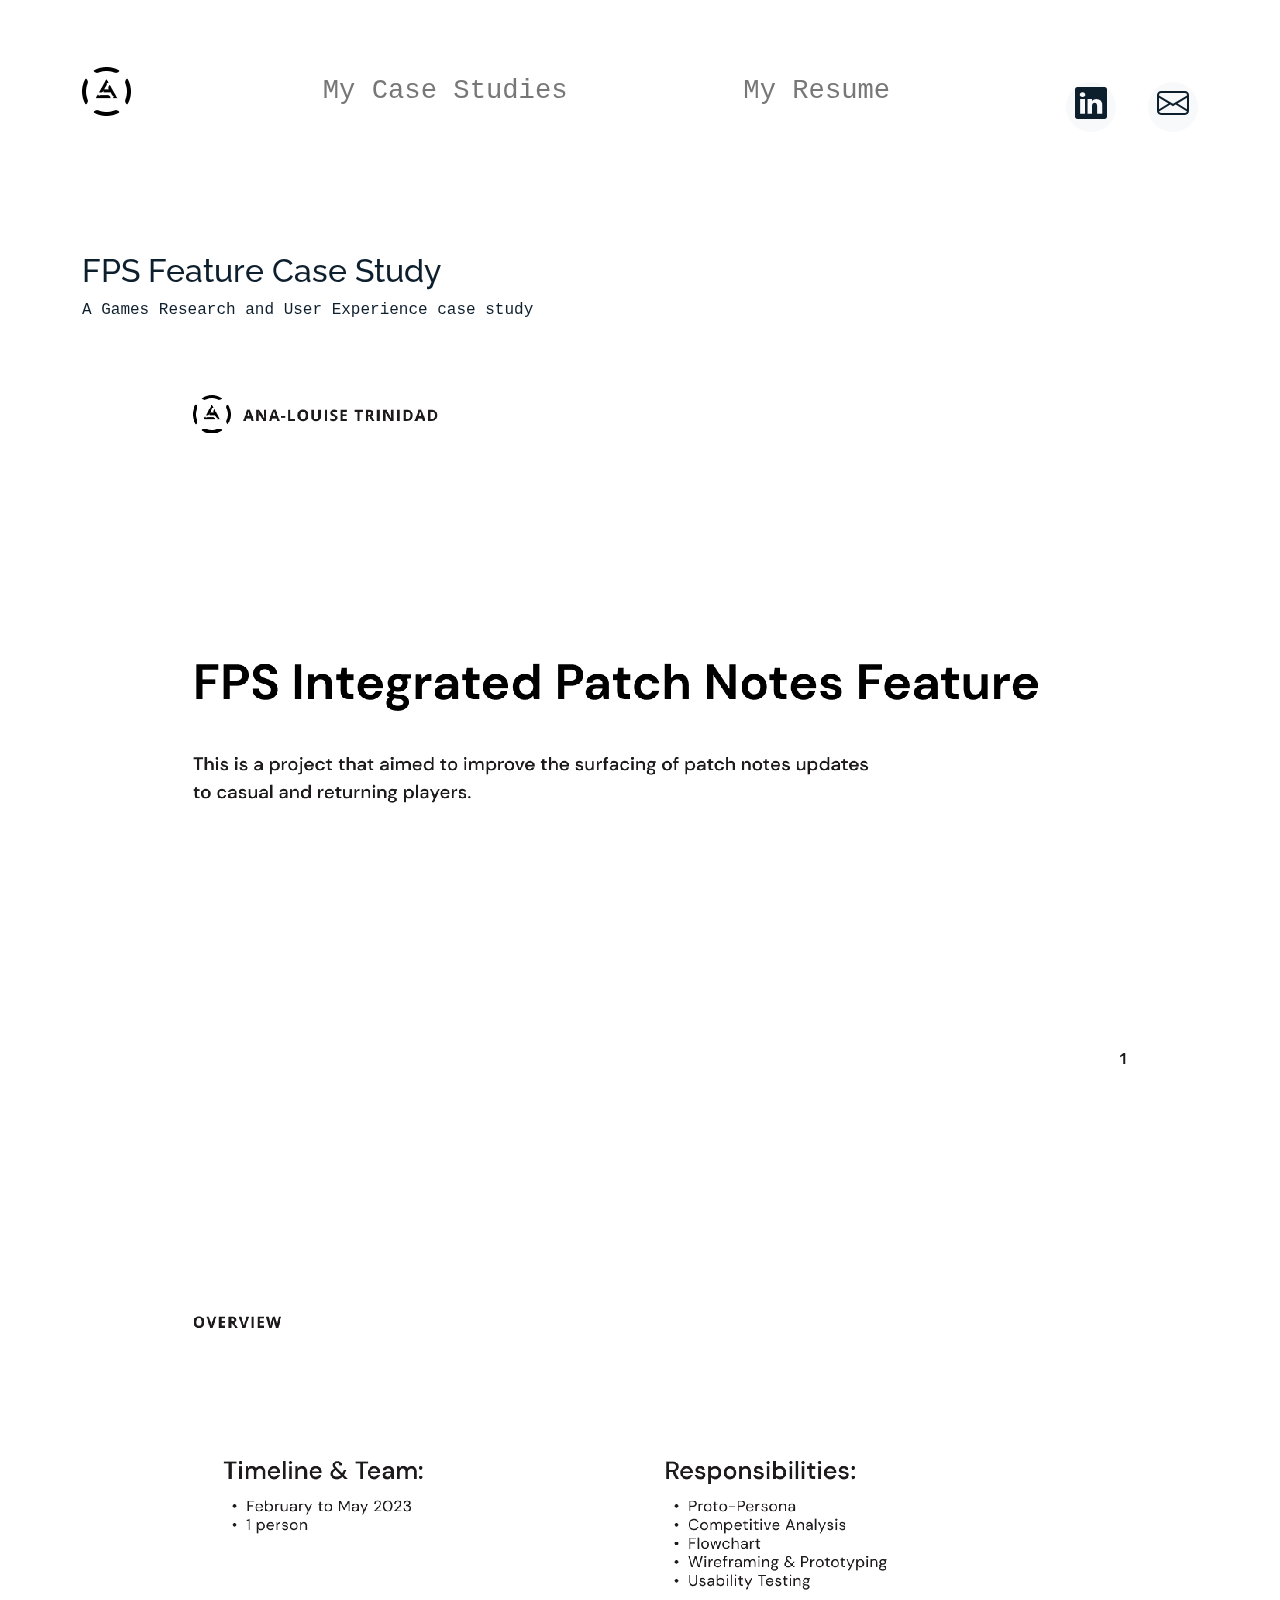
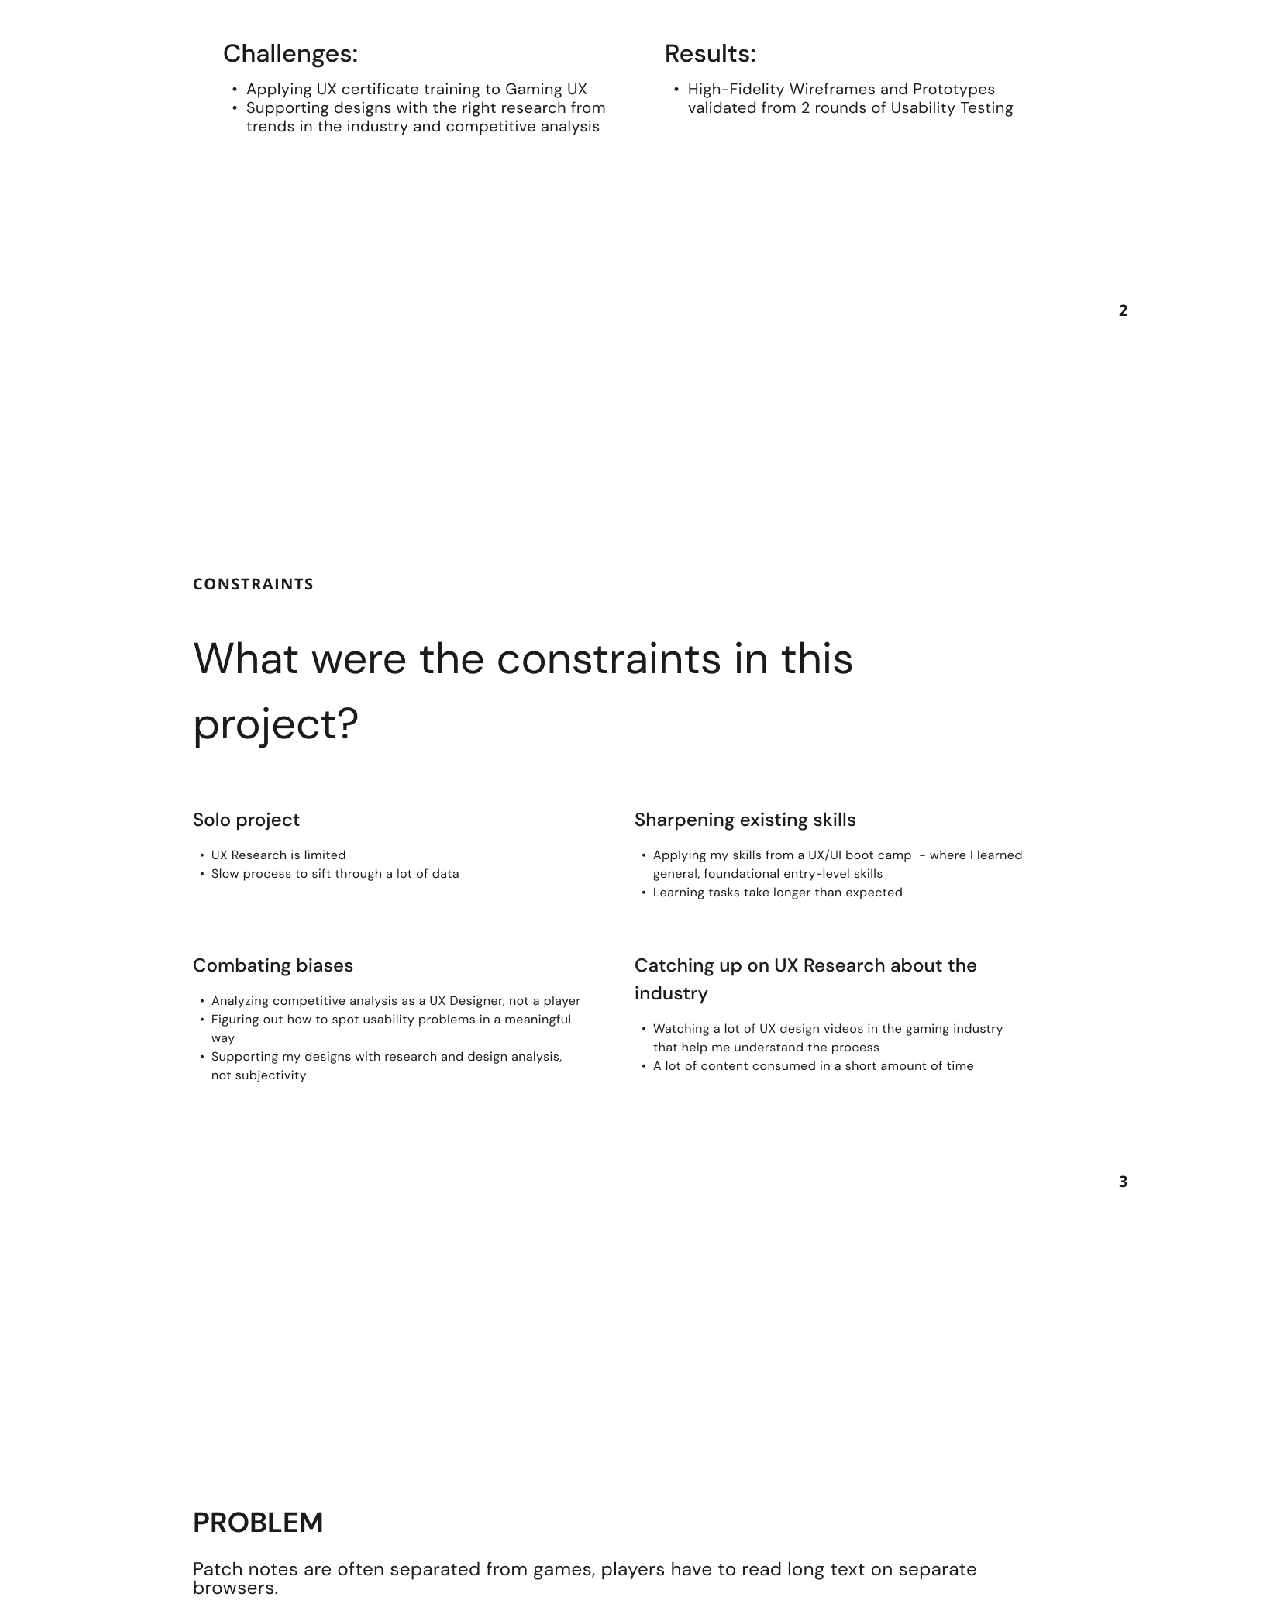
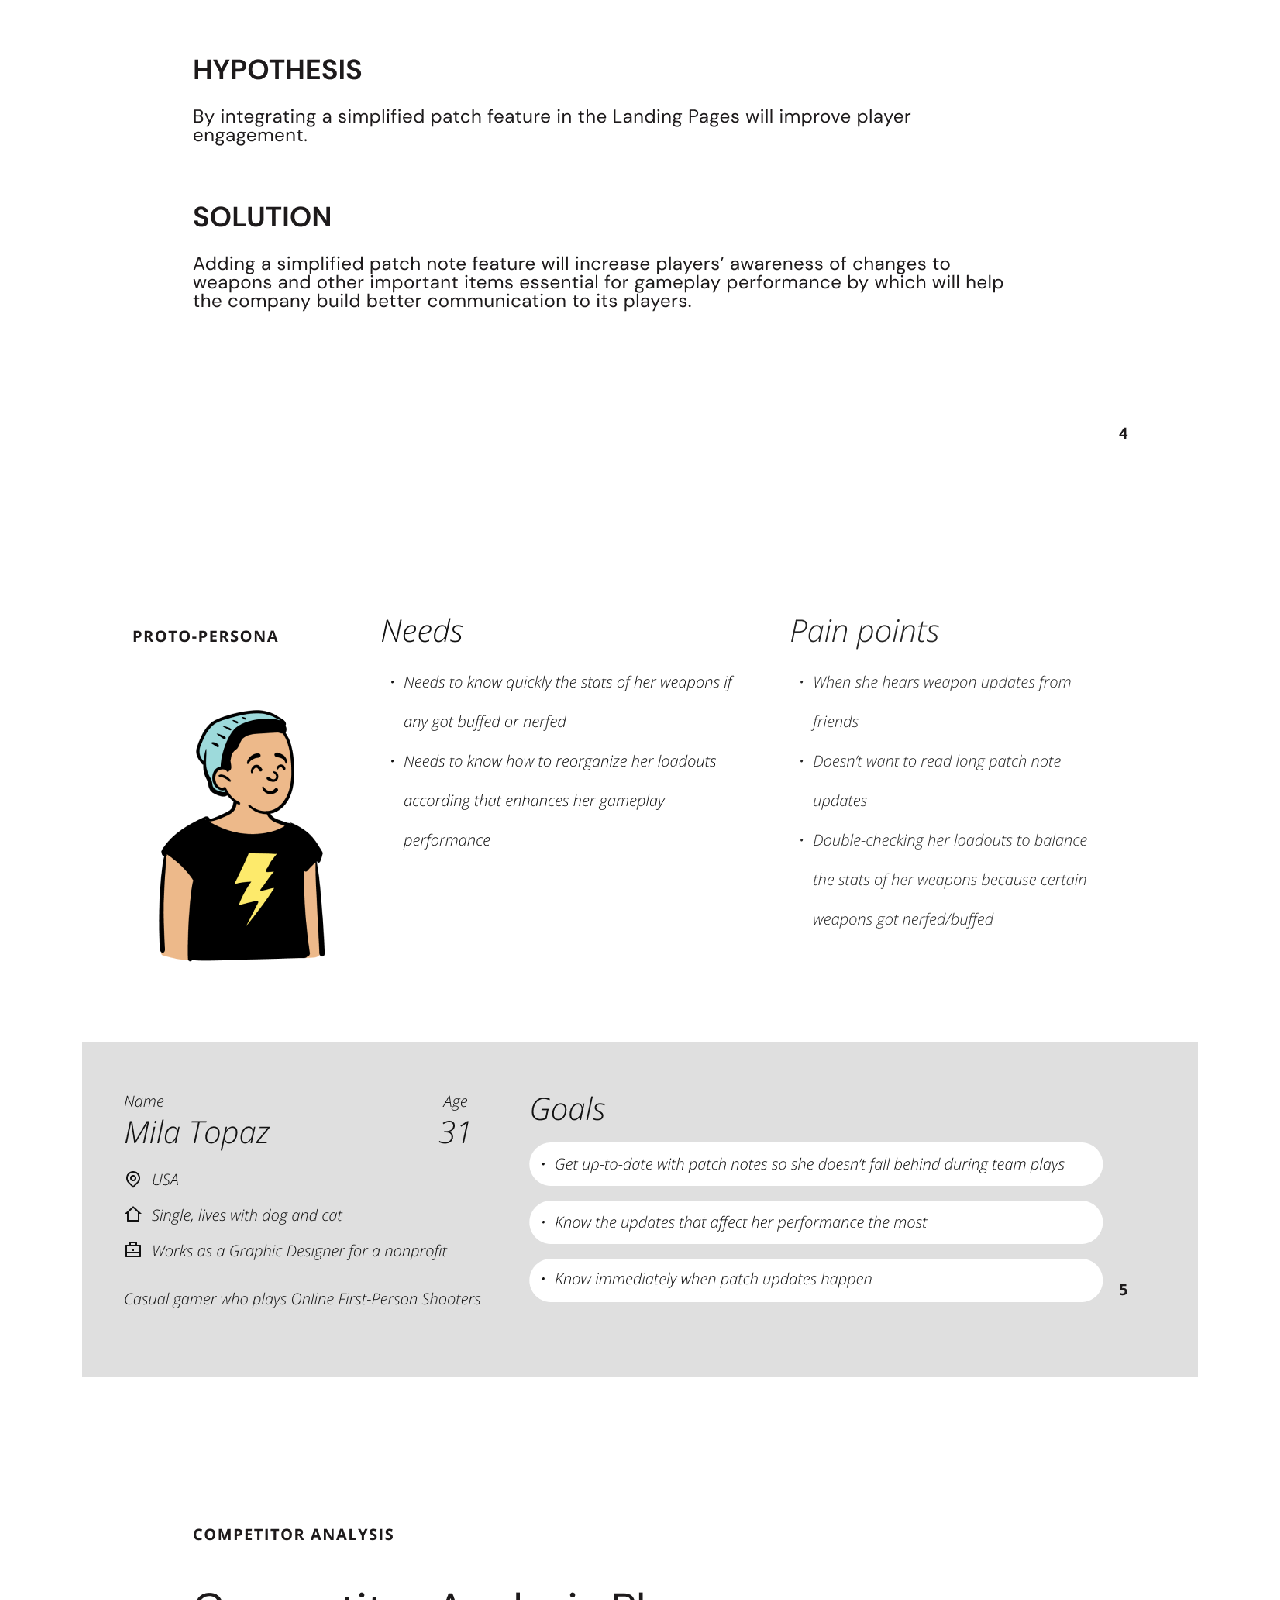
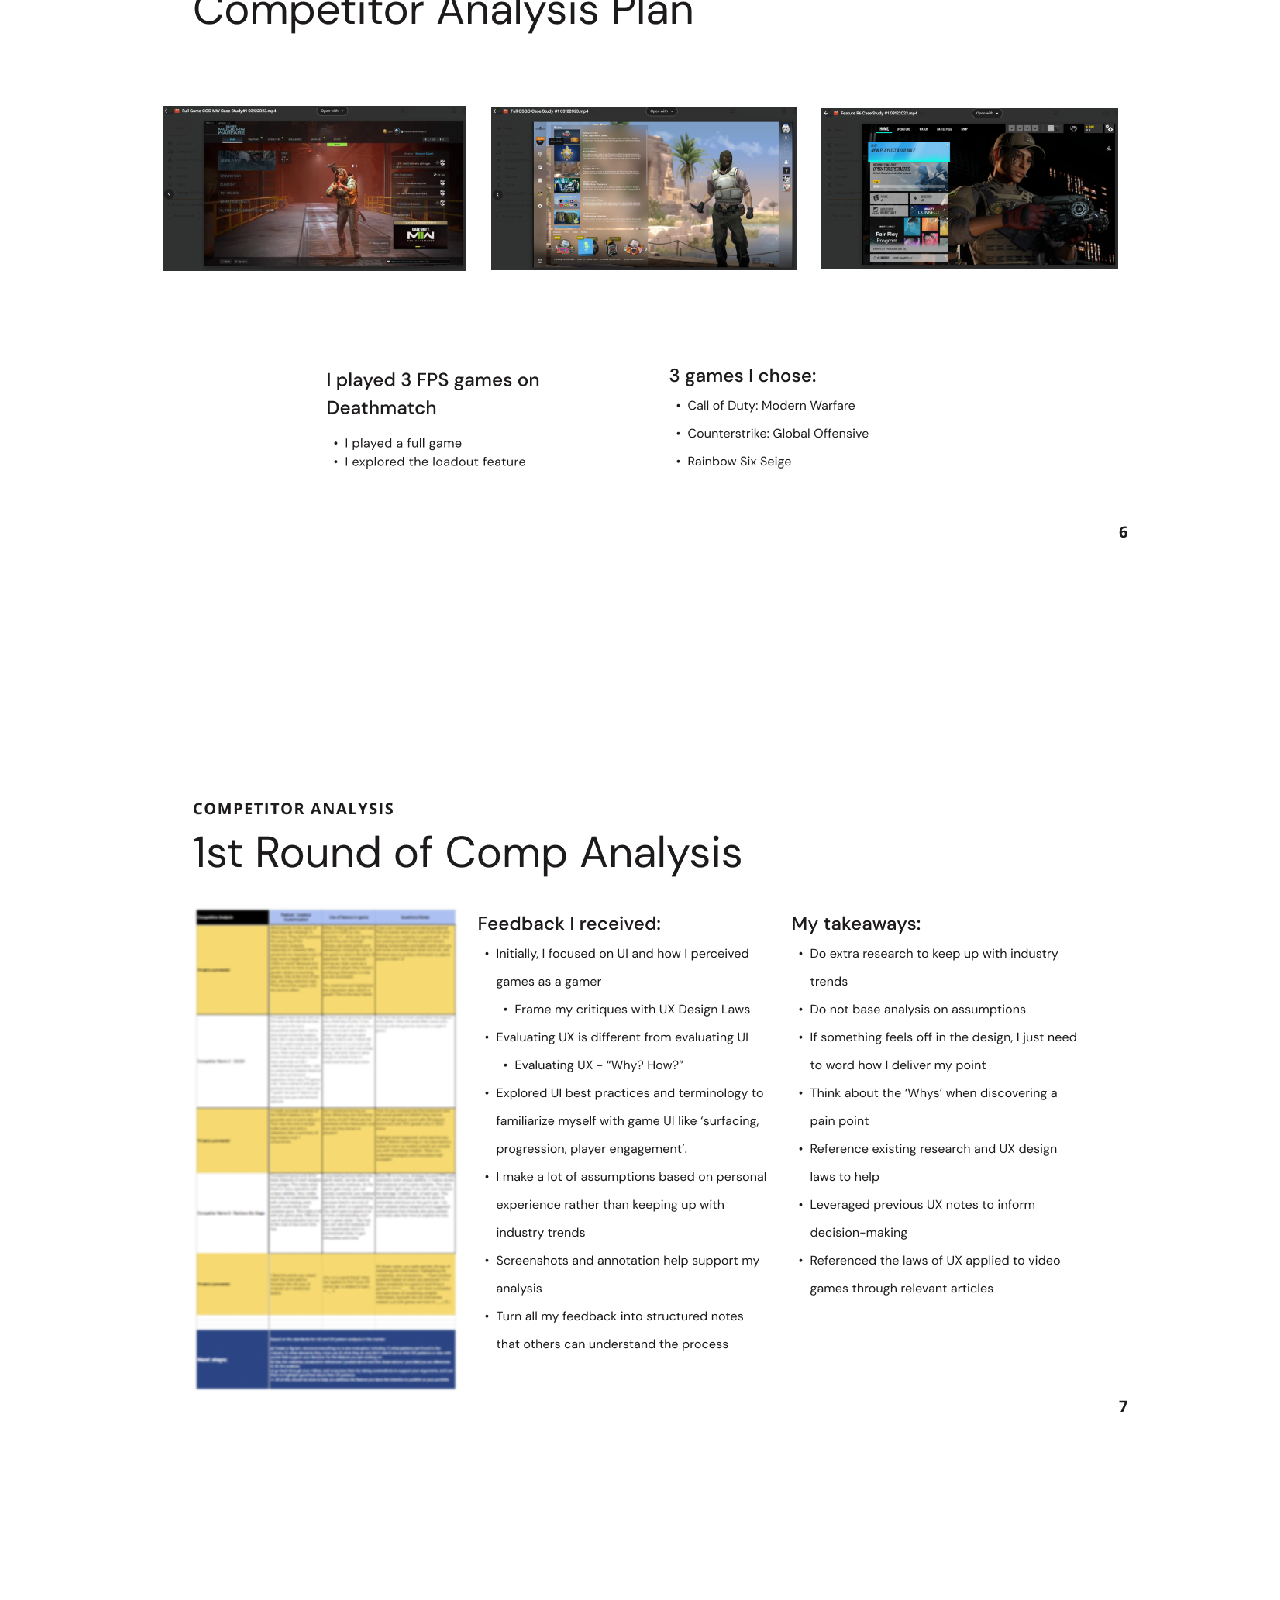
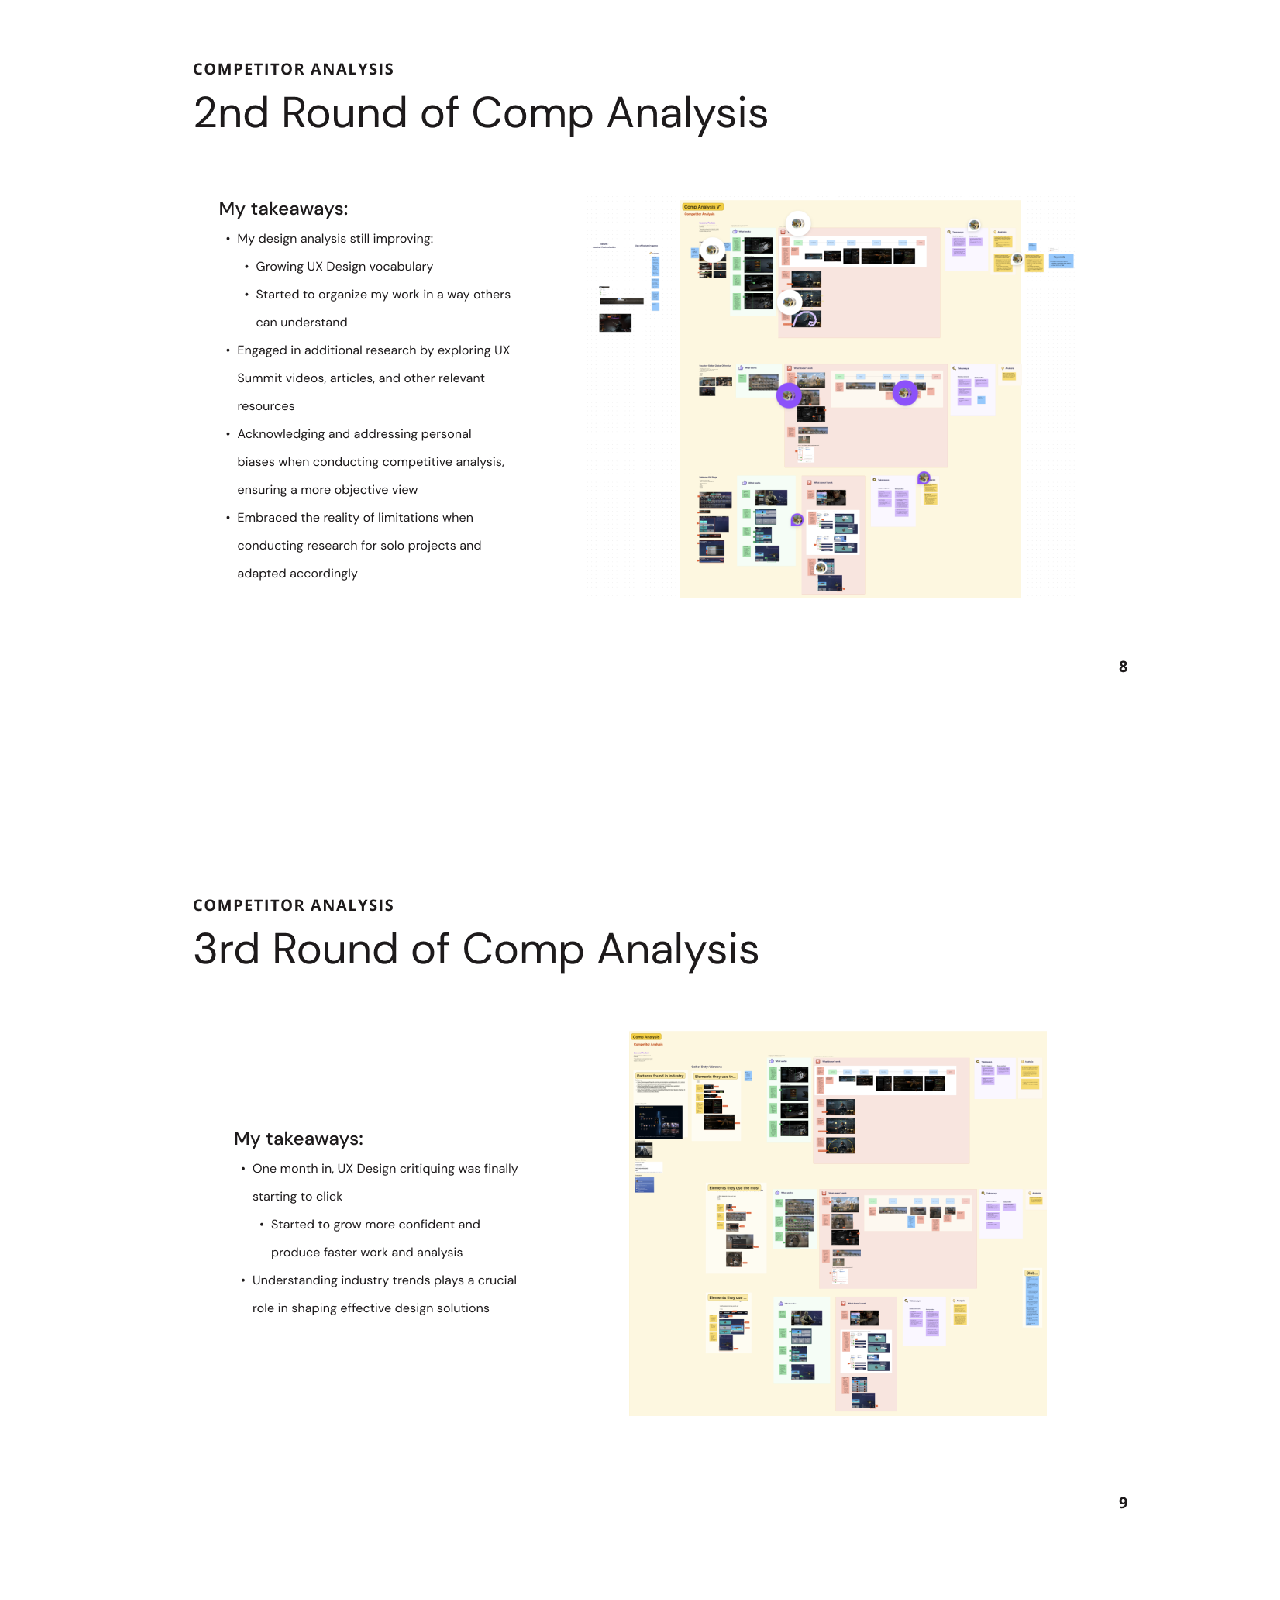
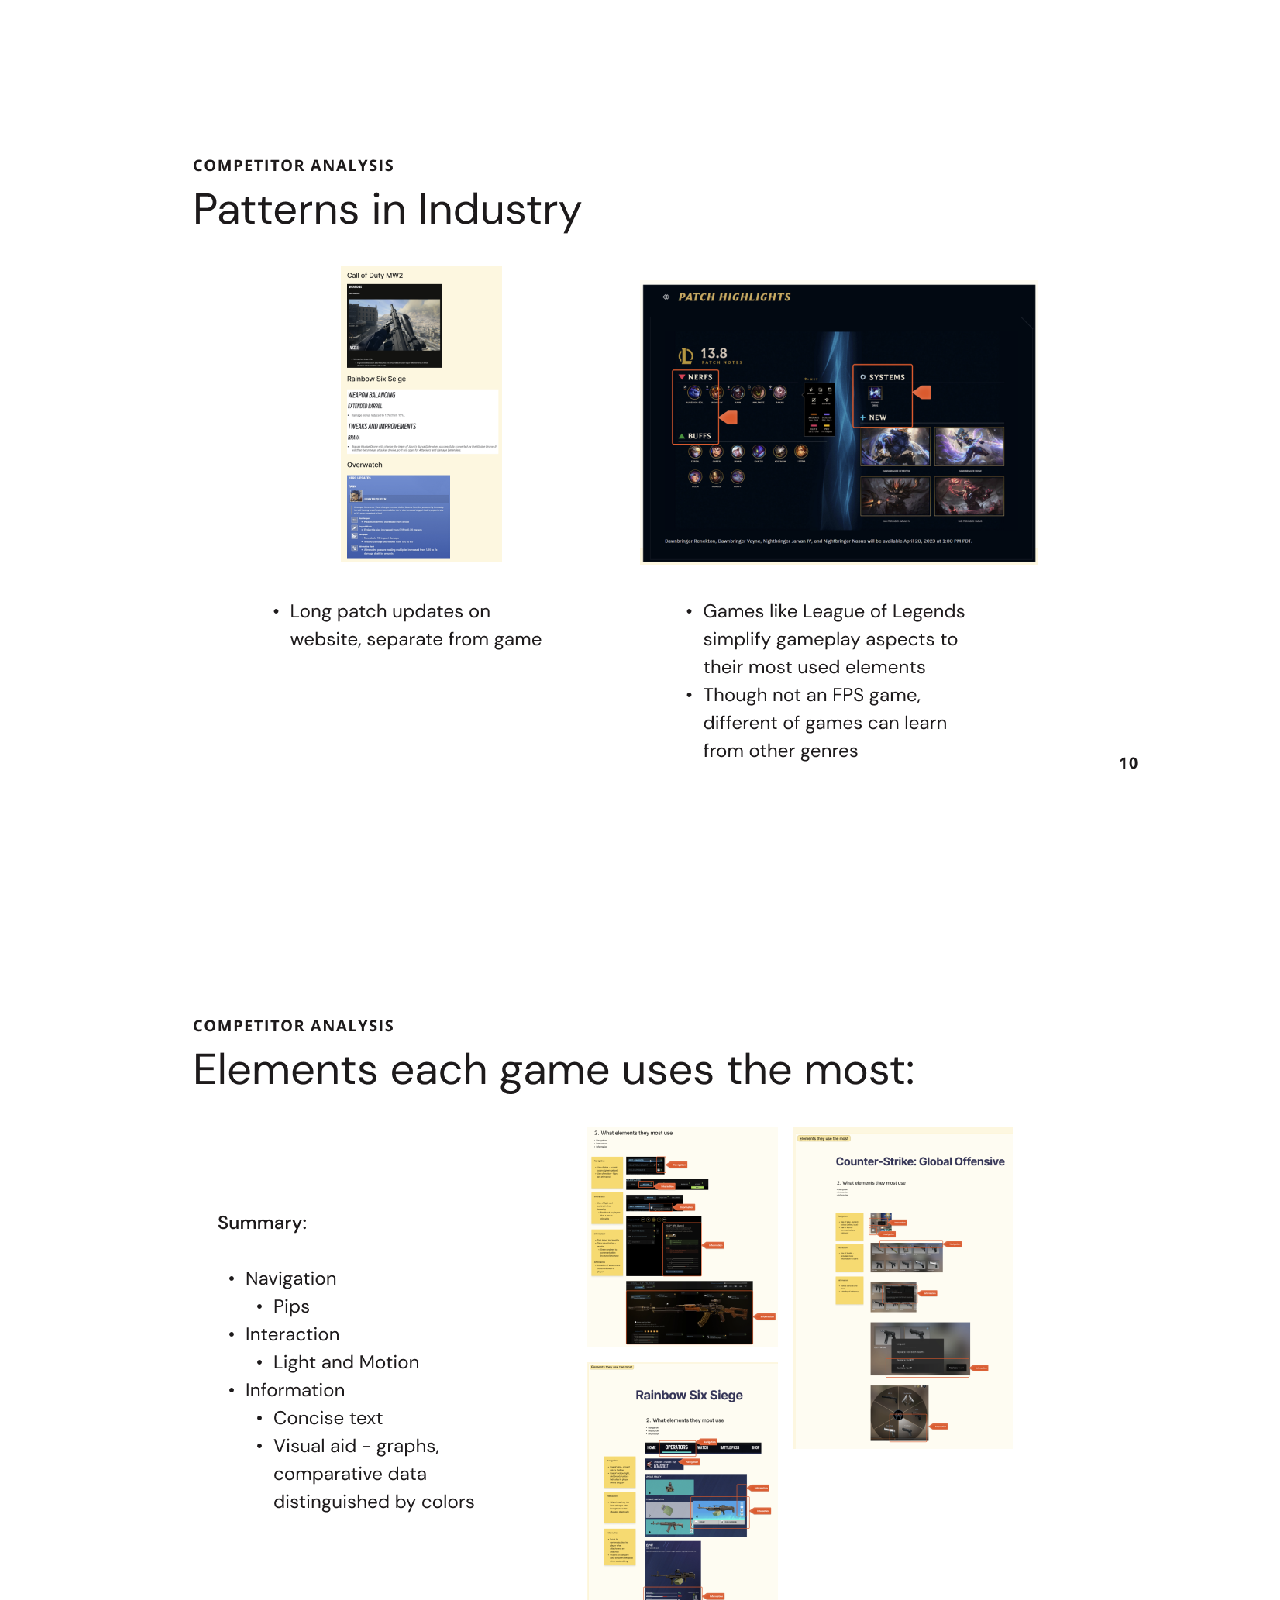
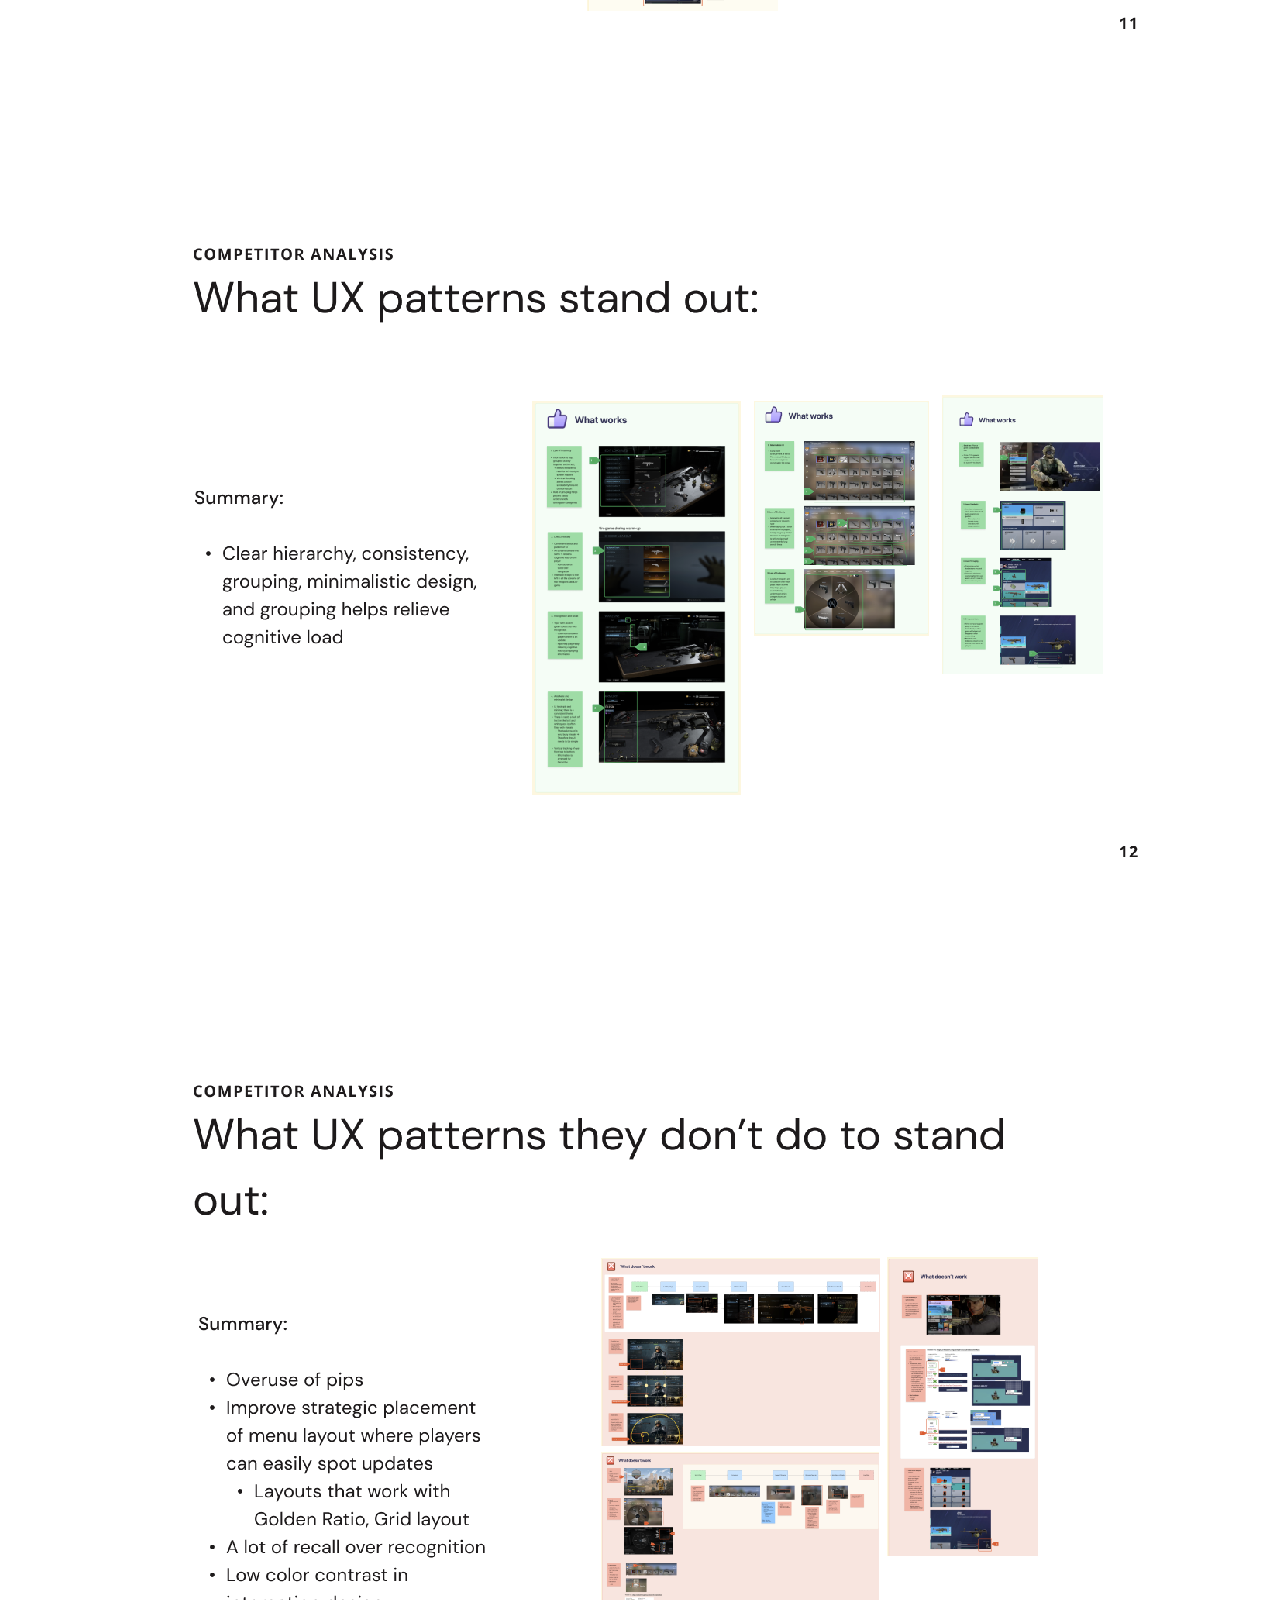
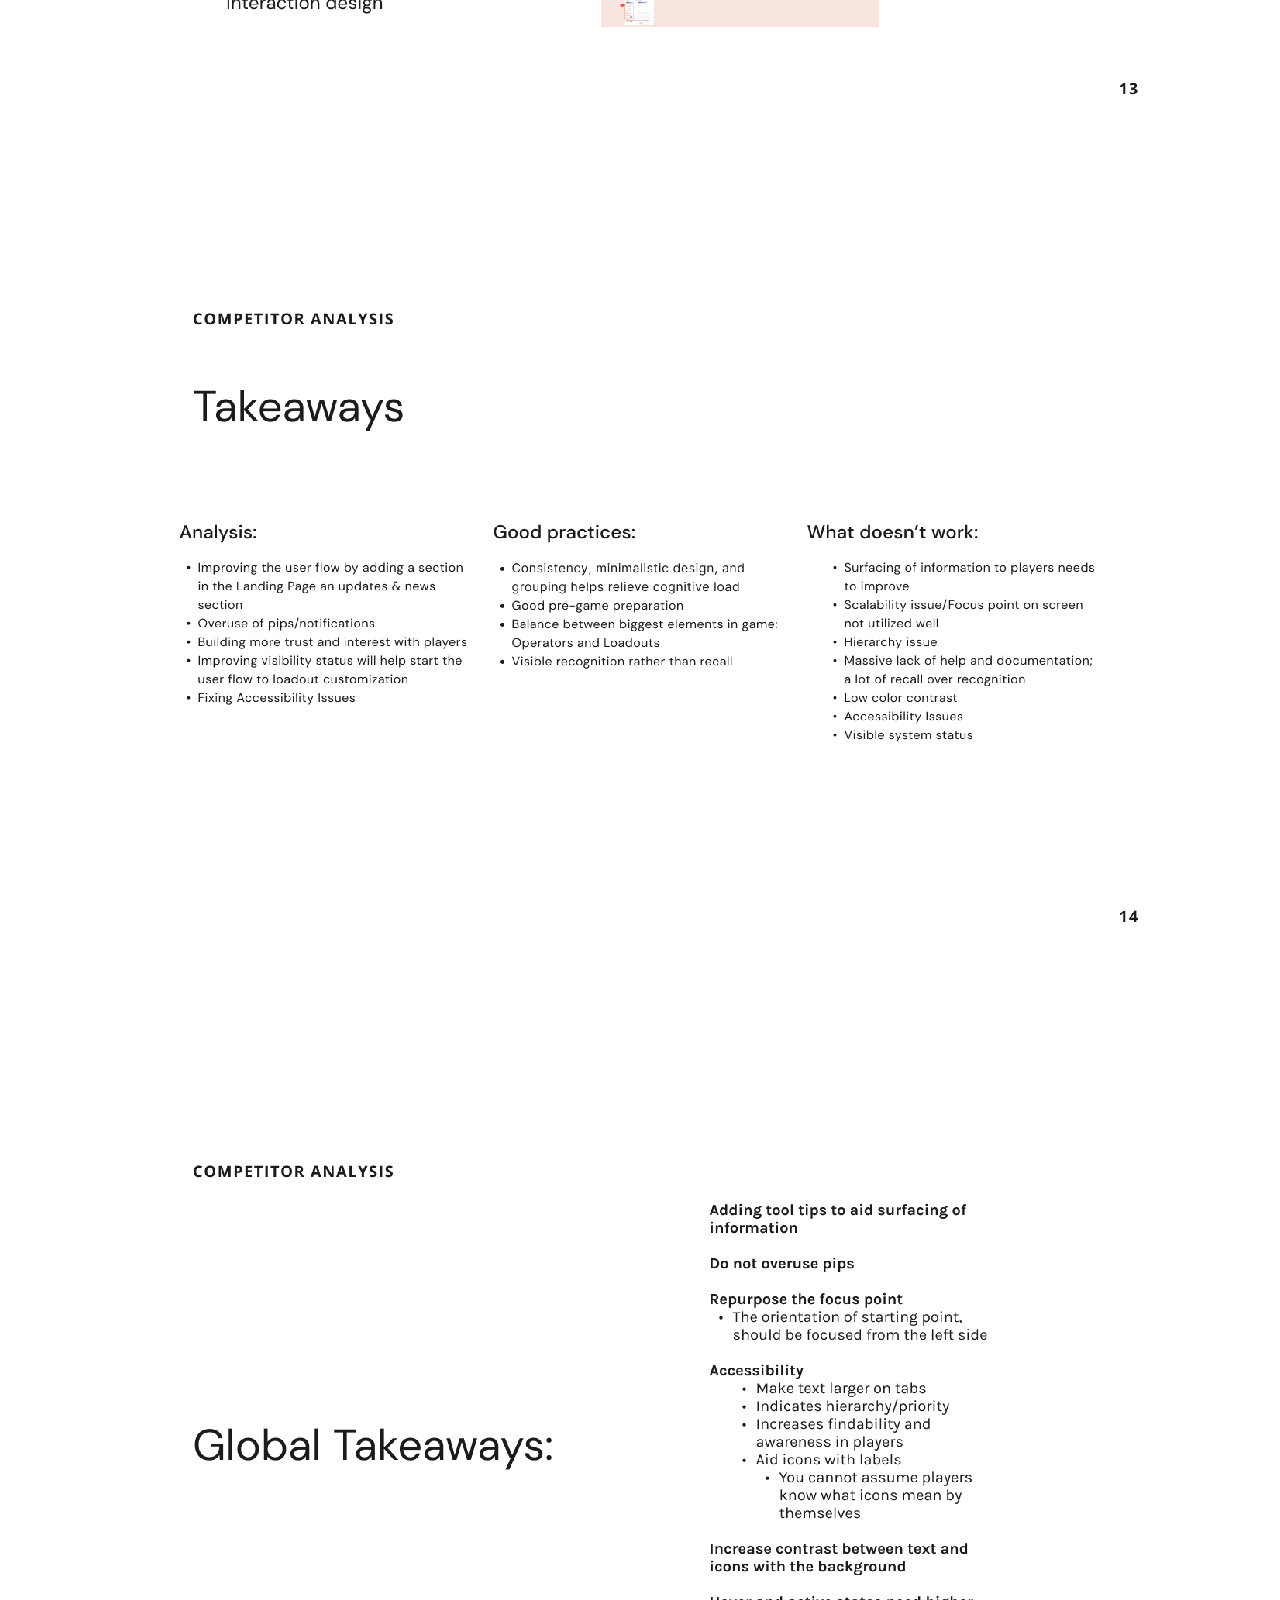
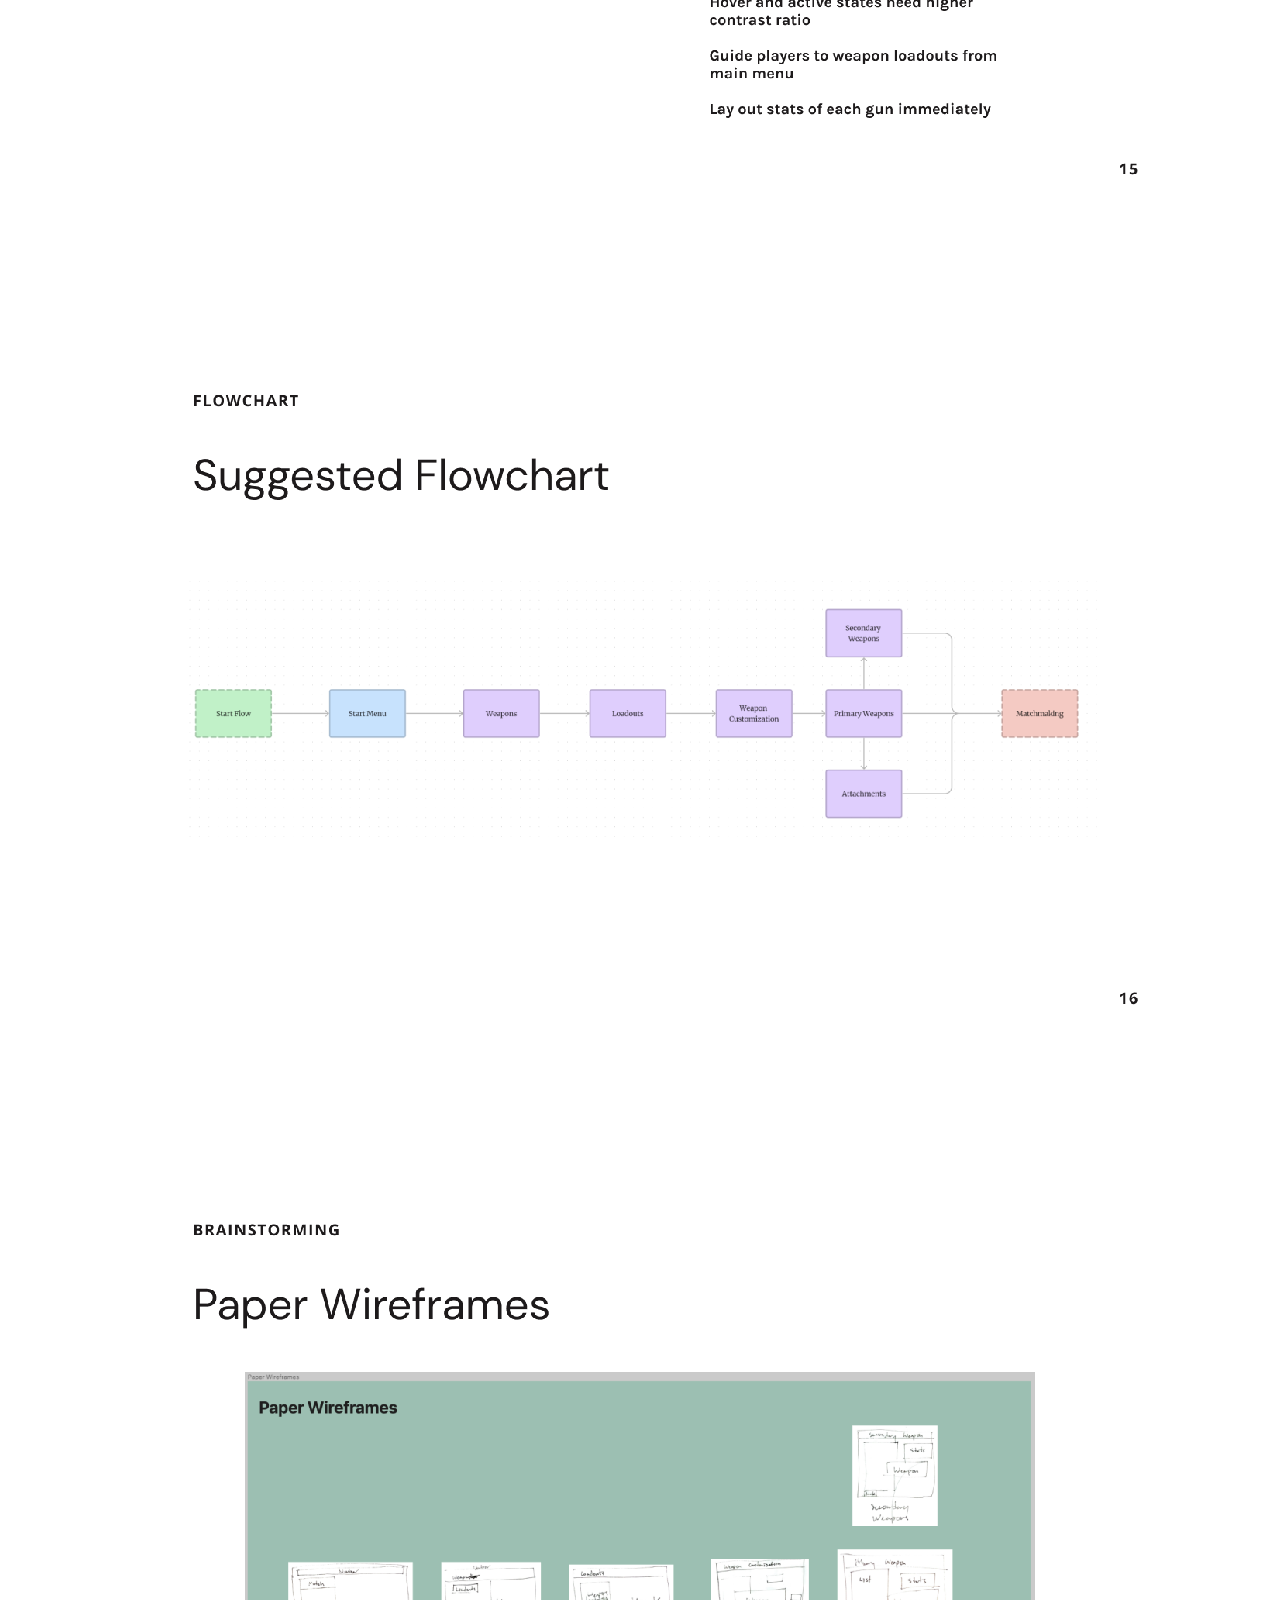
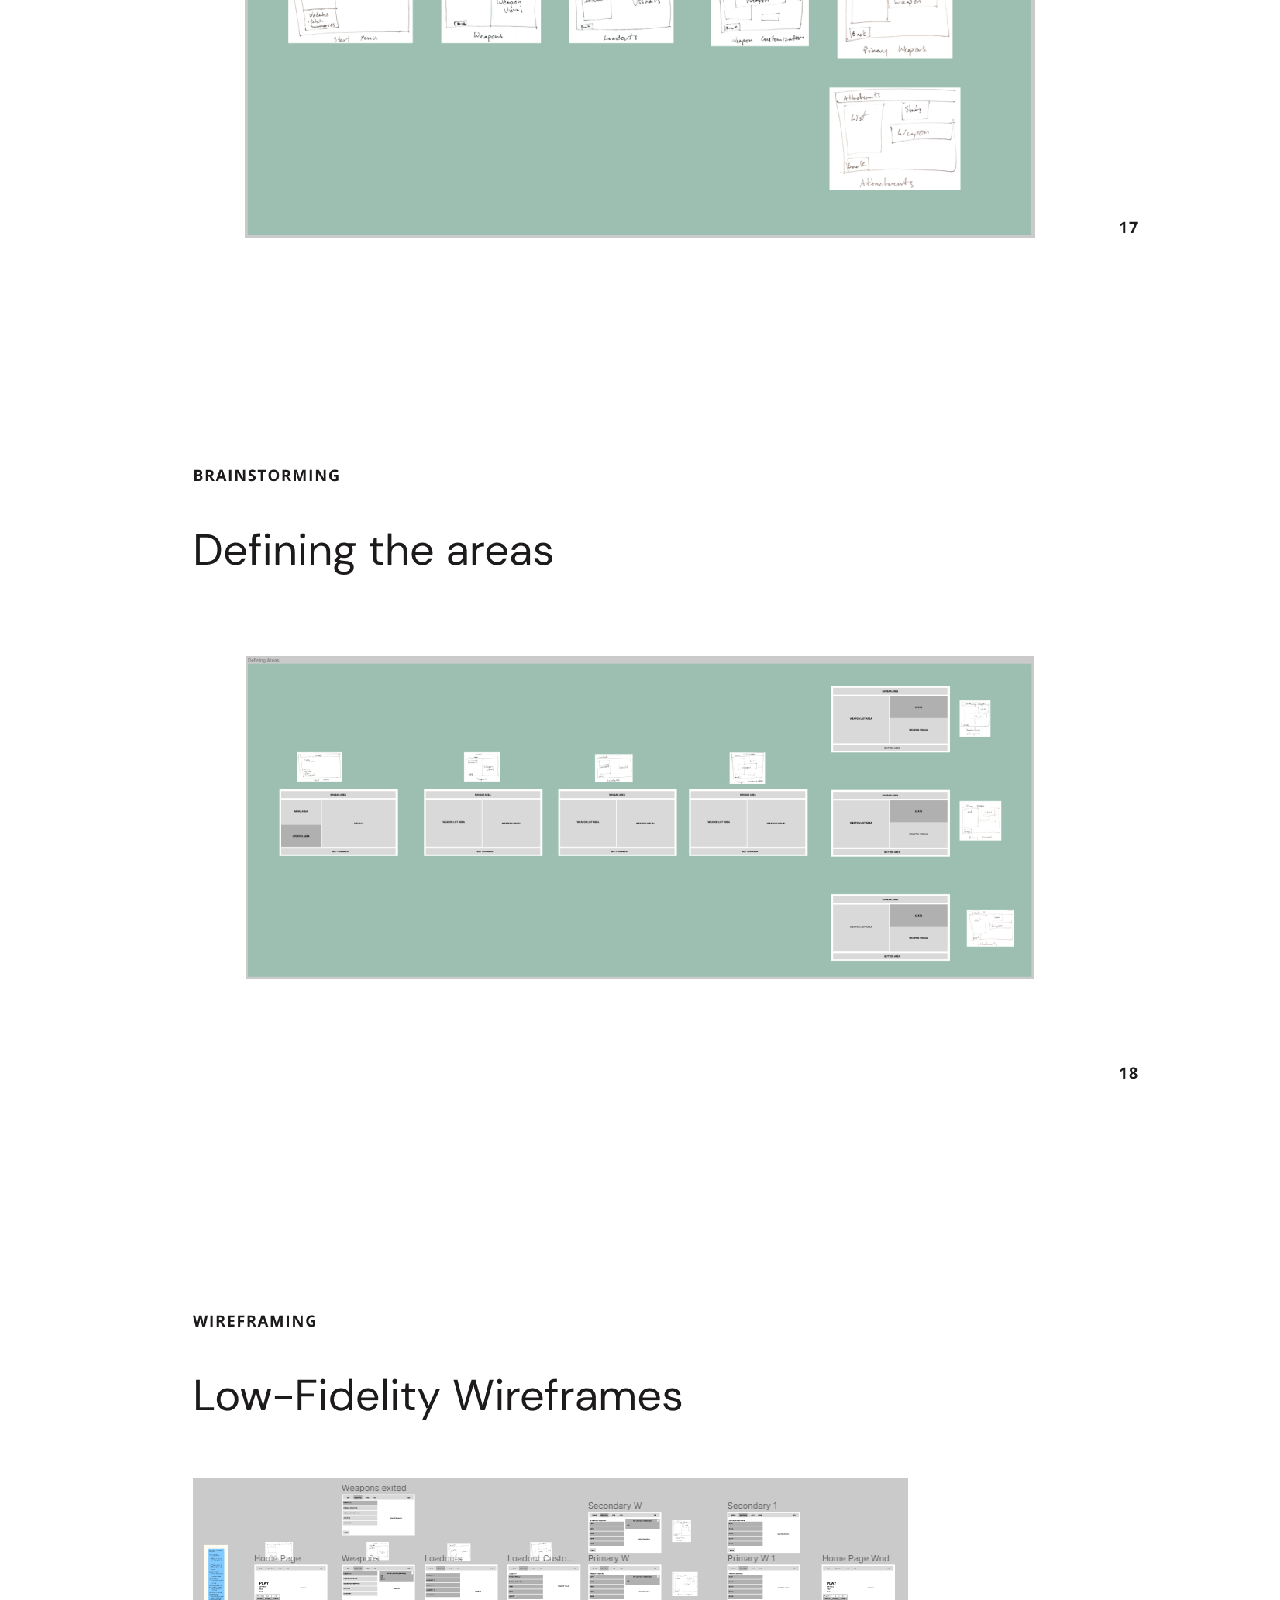
<file: fps-cs-page.html>
<!DOCTYPE html>
<html lang="en">

<head>
  <meta charset="utf-8">
  <meta content="width=device-width, initial-scale=1.0" name="viewport">

  <title>UC Berkeley UX/UI Bootcamp Highlight Reel</title>
  <meta content="" name="description">
  <meta content="" name="keywords">

  <!-- Favicons -->
  <link href="assets/img/favicon.png" rel="icon">
  <link href="assets/img/apple-touch-icon.png" rel="apple-touch-icon">

  <!-- Google Fonts -->
  <link href="https://fonts.googleapis.com/css?family=https://fonts.googleapis.com/css?family=Inconsolata:400,500,600,700|Raleway:400,400i,500,500i,600,600i,700,700i" rel="stylesheet">

  <!-- Vendor CSS Files -->
  <link href="assets/vendor/aos/aos.css" rel="stylesheet">
  <link href="assets/vendor/bootstrap/css/bootstrap.min.css" rel="stylesheet">
  <link href="assets/vendor/bootstrap-icons/bootstrap-icons.css" rel="stylesheet">
  <link href="assets/vendor/swiper/swiper-bundle.min.css" rel="stylesheet">

  <!-- Template Main CSS File -->
  <link href="assets/css/style.css" rel="stylesheet">

  <!-- =======================================================
  * Template Name: MyPortfolio
  * Updated: Mar 10 2023 with Bootstrap v5.2.3
  * Template URL: https://bootstrapmade.com/myportfolio-bootstrap-portfolio-website-template/
  * Author: BootstrapMade.com
  * License: https://bootstrapmade.com/license/
  ======================================================== -->
</head>

<body>

  <!-- ======= Navbar ======= -->
  <main id="main">
    <header data-aos="fade-up">
      <main id="main">
        <nav class="navbar navbar-light custom-navbar">
          <div class="container">
            <a class="navbar-brand" href="index.html"><img src="./assets/img/logo.png" alt="Logo"></a>
            <a href="./index.html#projects"><span>My Case Studies</span></a>
            <a href="./resume-page.html">My Resume</a>
            <div class="social d-flex justify-content-end">
              <a href="https://www.linkedin.com/in/ana-louise-trinidad/" target="_blank"><span class="bi bi-linkedin"></span></a>
              <a href="mailto:anamtrinidad@outlook.com"><span class="bi bi-envelope"></span></a>
            </div>
            </a>
          </div>
        </nav>
  
      </header>
  
      <section class="section">
        <div class="container">
          <div class="row align-items-center">
            <div class="col-md-12" data-aos="fade-up">
              <h2>FPS Feature Case Study</h2>
              <p>A Games Research and User Experience case study</p>
            </div>
          </div>
        </div>
  
        <div class="site-section pb-0">
          <div class="container">
            <div class="row align-items-center">
              <div class="col-md-12" data-aos="fade-up">
                <img src="./assets/img/fps-feature-cs/FPS Feature Case Study Slide Deck.png" alt="Slide Deck" class="img-fluid">

                <!-- <div class="site-section pb-0">
                    <div class="container">
                      <div class="row align-items-stretch">
                        <div class="col-md-8" data-aos="fade-up">
                          <img src="assets/img/img_1_big.jpg" alt="GIF Demo" class="img-fluid">
                        </div>
                        <div class="col-md-3 ml-auto" data-aos="fade-up" data-aos-delay="100">
                          <div class="sticky-content">
                            <h3 class="h3">Boxed Water</h3>
                            <p class="mb-4"><span class="text-muted">Design</span></p>
            
                            <div class="mb-5">
                              <p>Lorem ipsum dolor sit amet, consectetur adipisicing elit. Dolores illo, id recusandae molestias
                                illum unde pariatur, enim tempora.</p>
            
                            </div>
            
                            <h4 class="h4 mb-3">What I did</h4>
                            <ul class="list-unstyled list-line mb-5">
                              <li>Design</li>
                              <li>HTML5/CSS3</li>
                              <li>CMS</li>
                              <li>Logo</li>
                            </ul>
            
                            <p><a href="#" class="readmore">Visit Website</a></p>
                          </div>
                        </div>
                      </div>
                    </div>

                <img src="./assets/img/Portfolio-ucb/[ Highlight Reel ] UX Portfolio-25.png" alt="Resume Page 25" class="img-fluid">
              </div> -->

            </div>
          </div>
      </section>

      <!--CONTACT SECTION-->
      <footer>
        <section id="contact">
  
          <div class="contact-header">
            <h5>CONTACT ME</h5>
          </div>
          <div class="social d-flex justify-content-center">
            <a href="https://www.linkedin.com/in/ana-louise-trinidad/" target="_blank"><span class="bi bi-linkedin"></span></a>
            <a href="mailto:anamtrinidad@outlook.com"><span class="bi bi-envelope"></span></a>
          </div>
  
         </section>
         </footer>

<!-- ======= Footer ======= -->
<footer class="footer" role="contentinfo">
  <div class="container">
    <div class="row">
      <div class="col-sm-6">
        <p class="mb-1">&copy; Copyright MyPortfolio. All Rights Reserved</p>
        <div class="credits">
          <!--
          All the links in the footer should remain intact.
          You can delete the links only if you purchased the pro version.
          Licensing information: https://bootstrapmade.com/license/
          Purchase the pro version with working PHP/AJAX contact form: https://bootstrapmade.com/buy/?theme=MyPortfolio
        -->
          Designed by <a href="https://bootstrapmade.com/">BootstrapMade</a>
        </div>
      </div>
    </div>
  </div>
</footer>

<a href="#" class="back-to-top d-flex align-items-center justify-content-center"><i class="bi bi-arrow-up-short"></i></a>

  <!-- Vendor JS Files -->
  <script src="assets/vendor/aos/aos.js"></script>
  <script src="assets/vendor/bootstrap/js/bootstrap.bundle.min.js"></script>
  <script src="assets/vendor/isotope-layout/isotope.pkgd.min.js"></script>
  <script src="assets/vendor/swiper/swiper-bundle.min.js"></script>
  <script src="assets/vendor/php-email-form/validate.js"></script>

  <!-- Template Main JS File -->
  <script src="assets/js/main.js"></script>
</body>

</html>
</file>
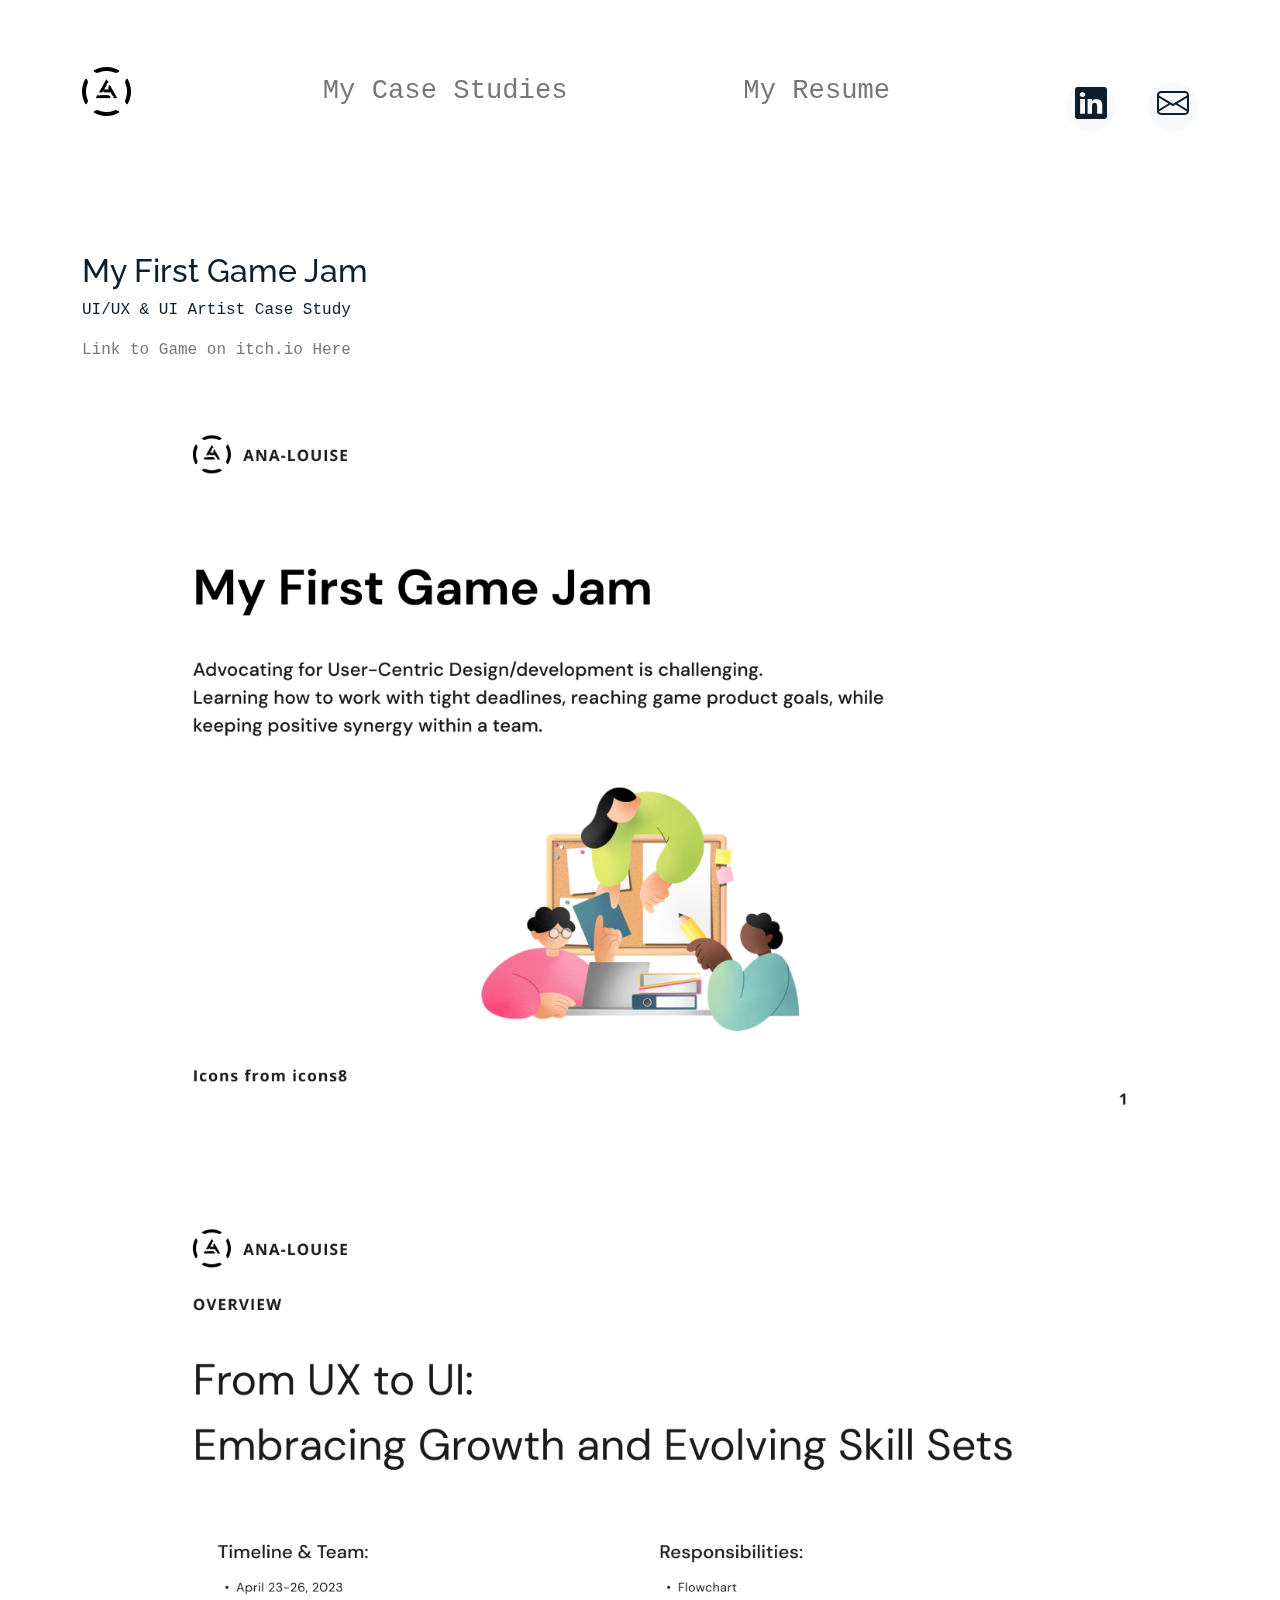
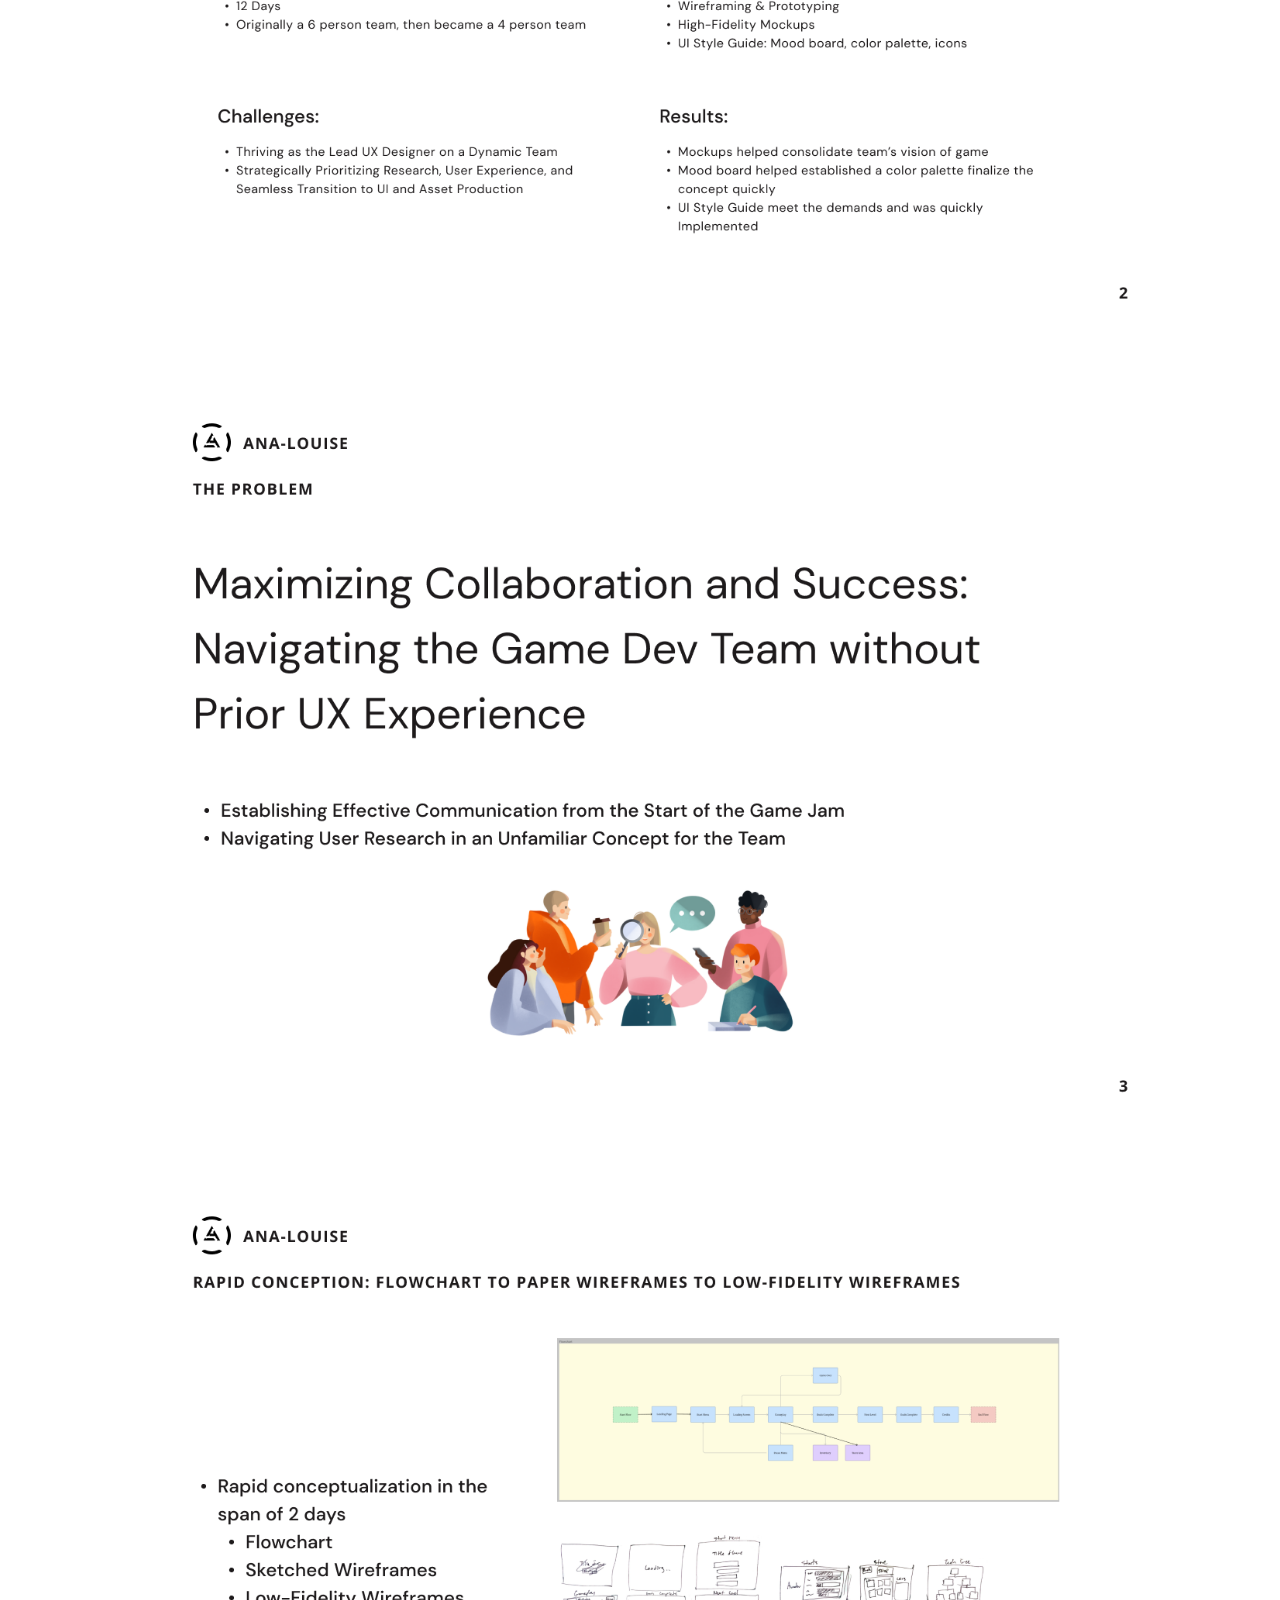
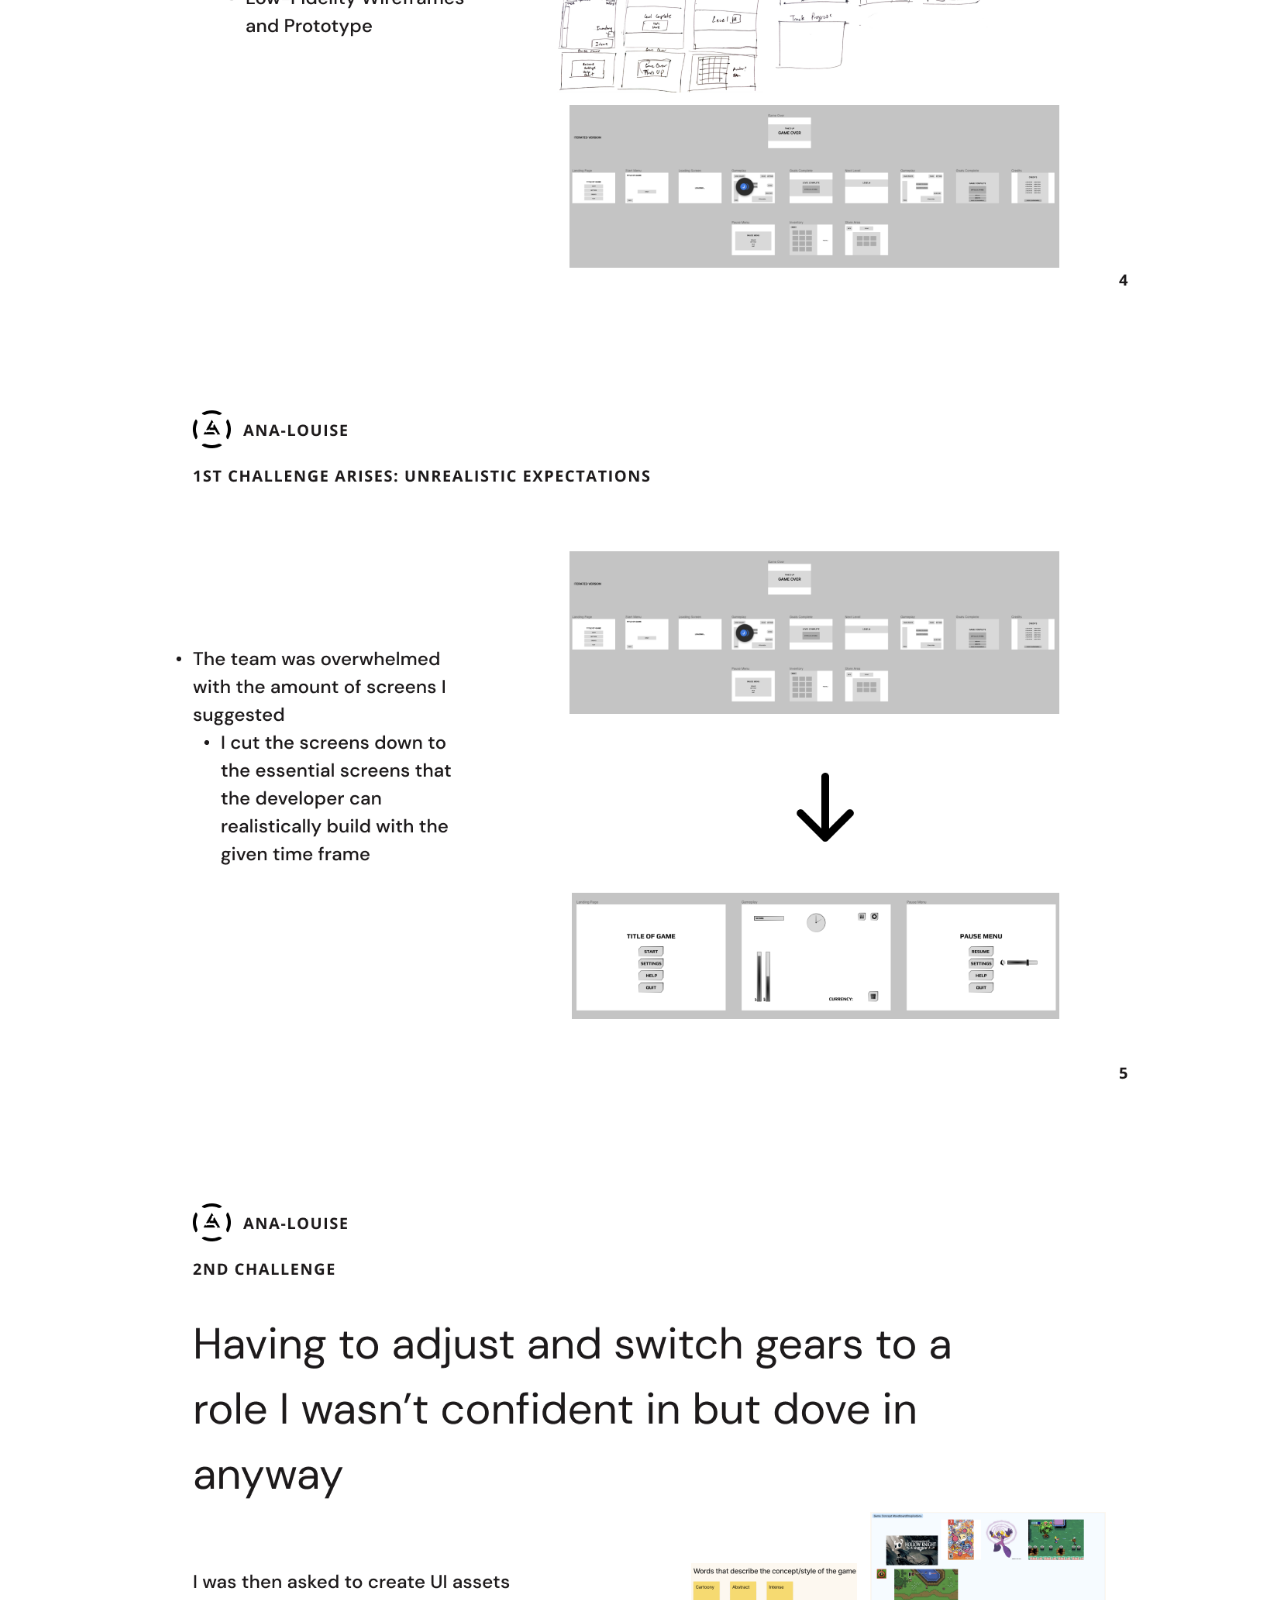
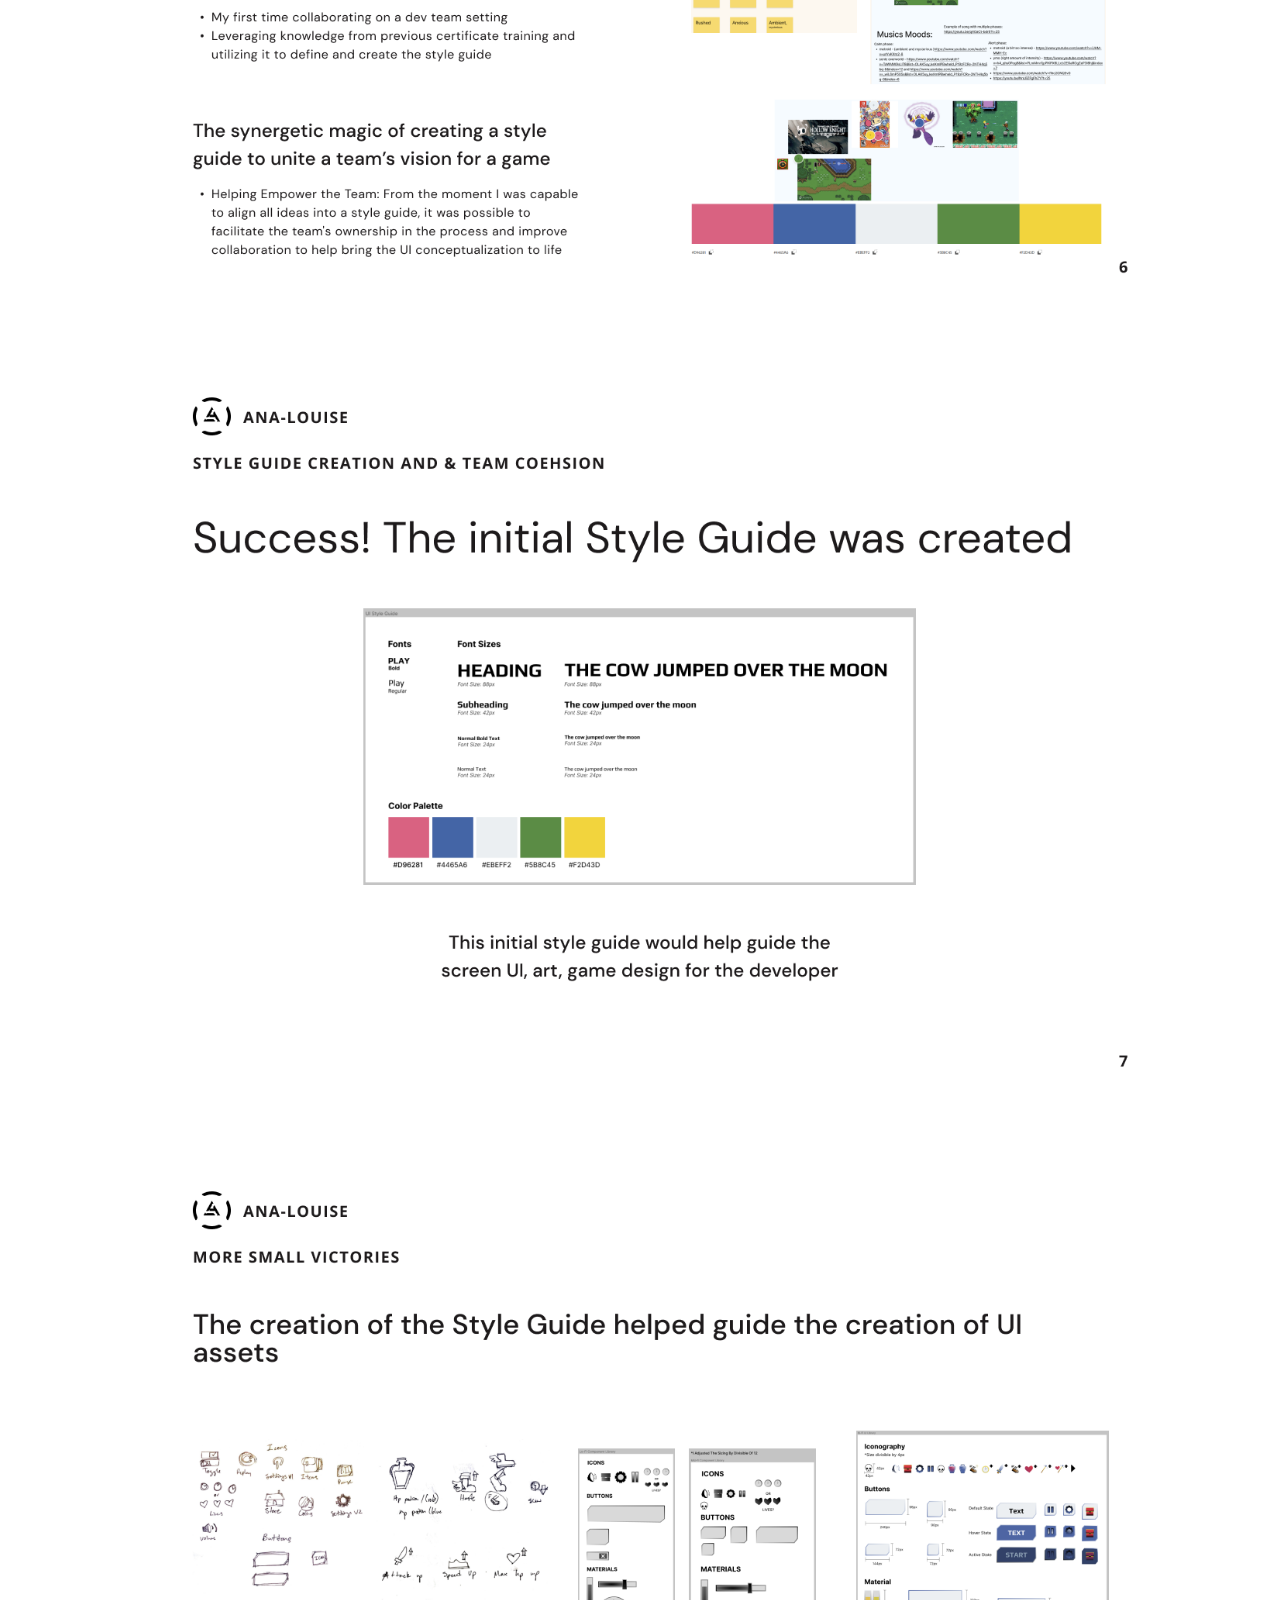
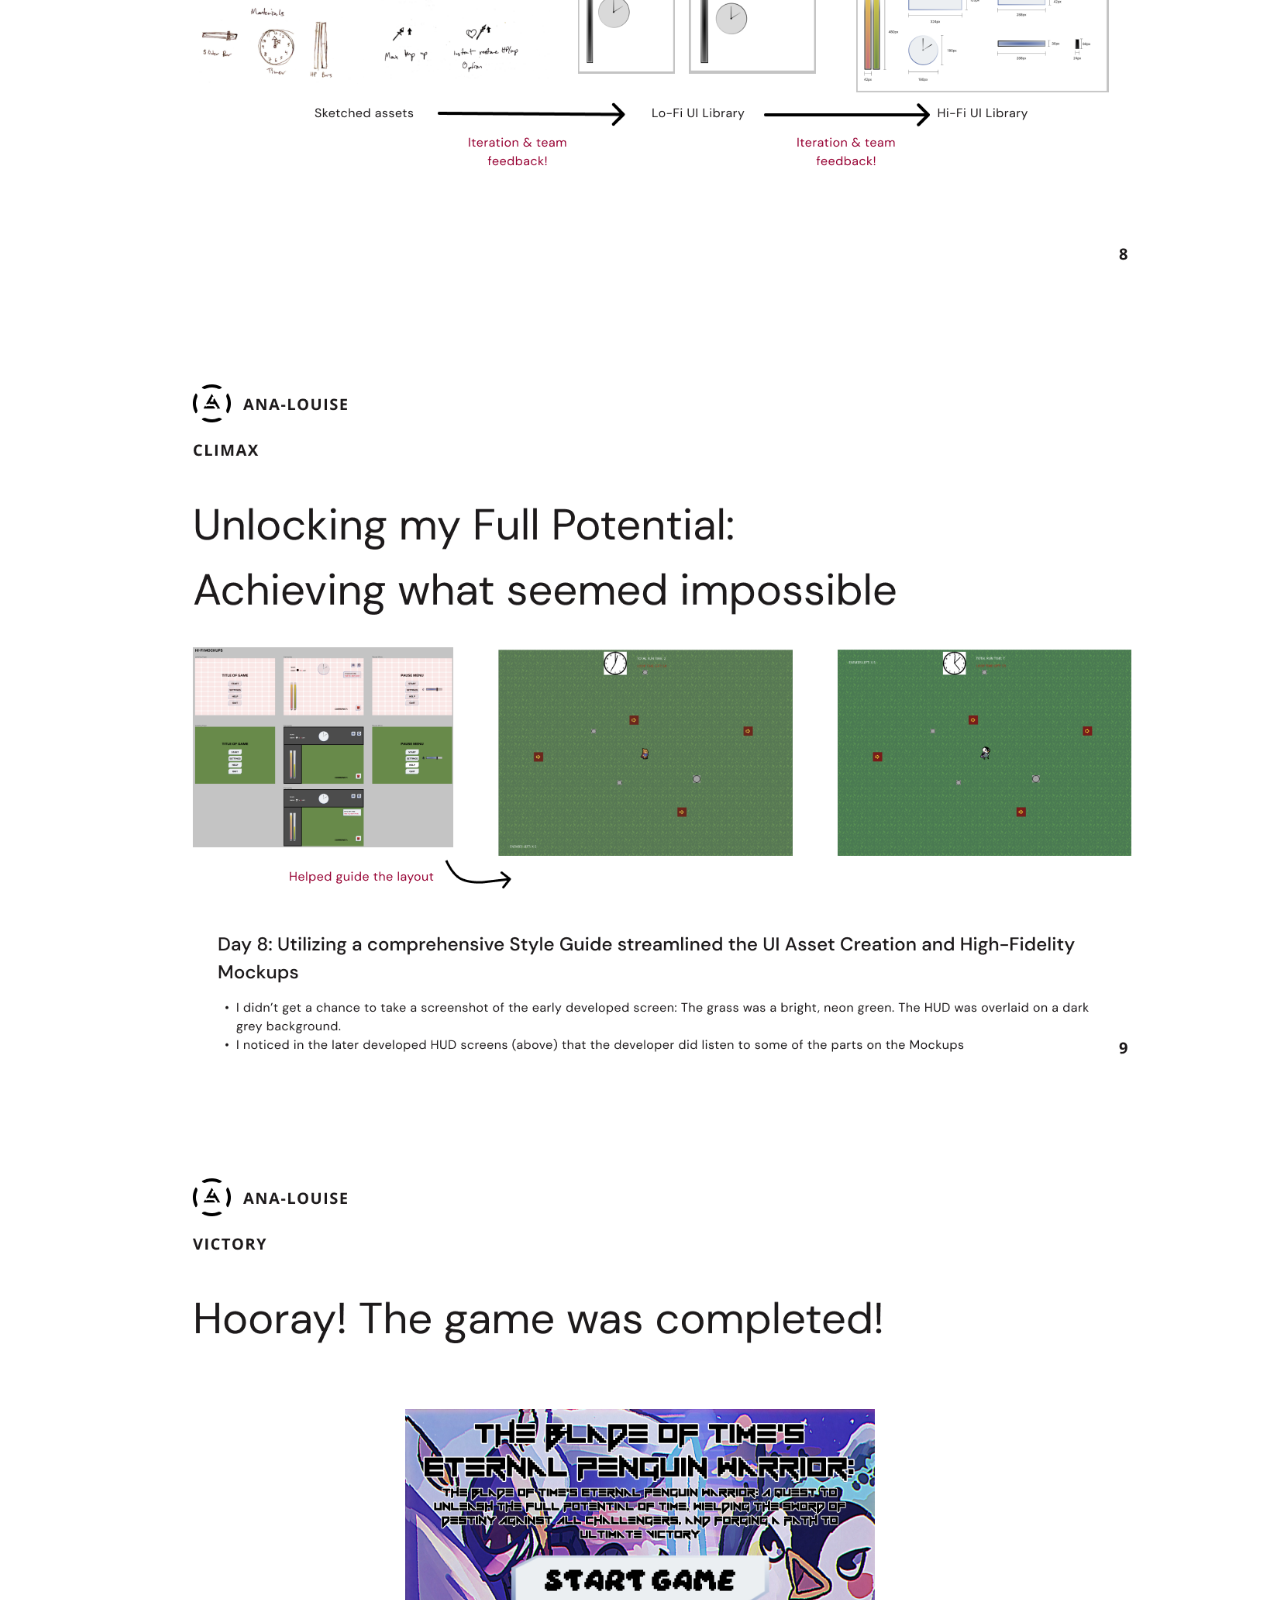
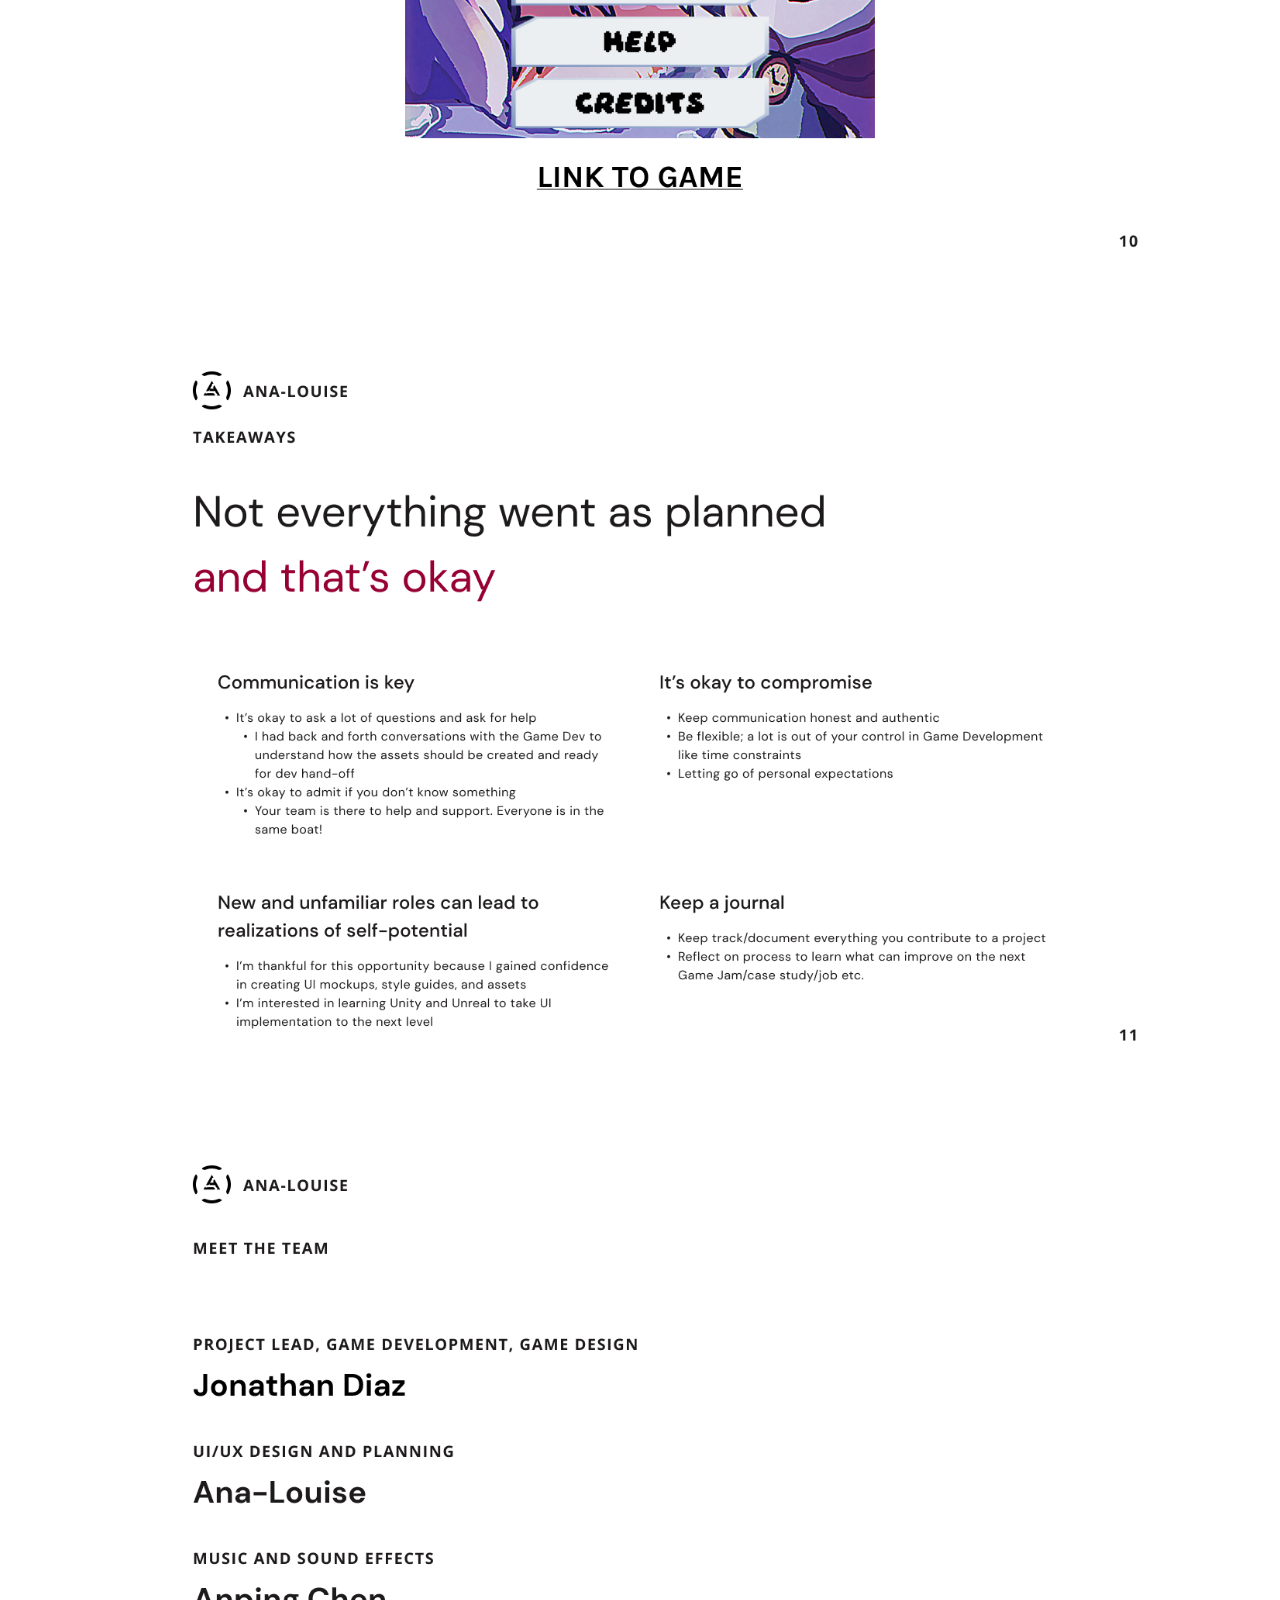
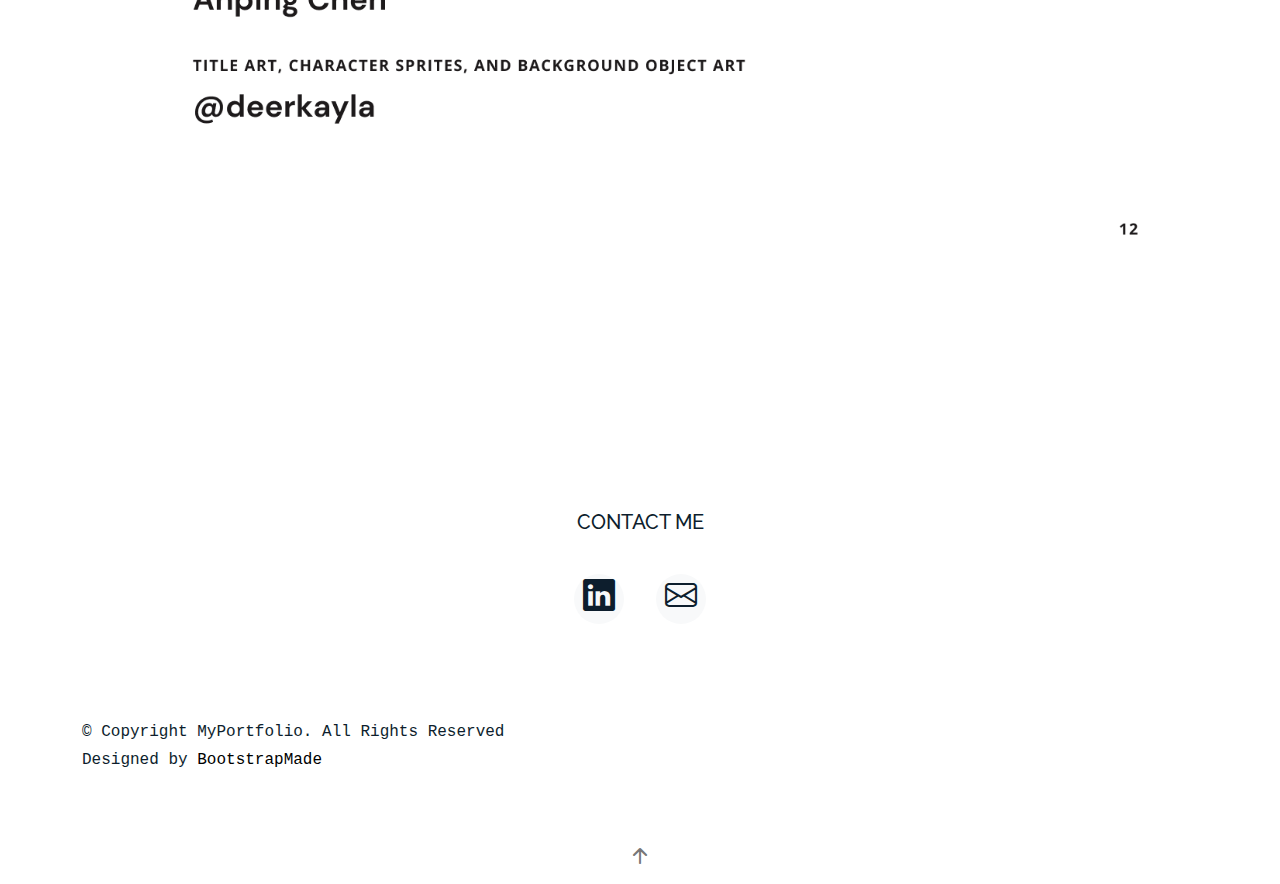
<file: game-jam-cs-page.html>
<!DOCTYPE html>
<html lang="en">

<head>
  <meta charset="utf-8">
  <meta content="width=device-width, initial-scale=1.0" name="viewport">

  <title>Game Jam 2023 Case Study</title>
  <meta content="" name="description">
  <meta content="" name="keywords">

  <!-- Favicons -->
  <link href="assets/img/favicon.png" rel="icon">
  <link href="assets/img/apple-touch-icon.png" rel="apple-touch-icon">

  <!-- Google Fonts -->
  <link href="https://fonts.googleapis.com/css?family=https://fonts.googleapis.com/css?family=Inconsolata:400,500,600,700|Raleway:400,400i,500,500i,600,600i,700,700i" rel="stylesheet">

  <!-- Vendor CSS Files -->
  <link href="assets/vendor/aos/aos.css" rel="stylesheet">
  <link href="assets/vendor/bootstrap/css/bootstrap.min.css" rel="stylesheet">
  <link href="assets/vendor/bootstrap-icons/bootstrap-icons.css" rel="stylesheet">
  <link href="assets/vendor/swiper/swiper-bundle.min.css" rel="stylesheet">

  <!-- Template Main CSS File -->
  <link href="assets/css/style.css" rel="stylesheet">

  <!-- =======================================================
  * Template Name: MyPortfolio
  * Updated: Mar 10 2023 with Bootstrap v5.2.3
  * Template URL: https://bootstrapmade.com/myportfolio-bootstrap-portfolio-website-template/
  * Author: BootstrapMade.com
  * License: https://bootstrapmade.com/license/
  ======================================================== -->
</head>

<body>

  <!-- ======= Navbar ======= -->
  <header data-aos="fade-up">
      <main id="main">
        <nav class="navbar navbar-light custom-navbar">
          <div class="container">
            <a class="navbar-brand" href="index.html"><img src="./assets/img/logo.png" alt="Logo"></a>
            <a href="./index.html#projects"><span>My Case Studies</span></a>
            <a href="./resume-page.html">My Resume</a>
            <div class="social d-flex justify-content-end">
              <a href="https://www.linkedin.com/in/ana-louise-trinidad/" target="_blank"><span class="bi bi-linkedin"></span></a>
              <a href="mailto:anamtrinidad@outlook.com"><span class="bi bi-envelope"></span></a>
            </div>
            </a>
          </div>
        </nav>
  
      </header>
  
  
  <main id="main">
  
      <section class="section">
        <div class="container">
          <div class="row align-items-center">
            <div class="col-md-12" data-aos="fade-up">
              <h2>My First Game Jam</h2>
              <p>UI/UX & UI Artist Case Study</p>
              <a href="https://itch.io/jam/gamedevjs-2023/rate/1974415"><p>Link to Game on itch.io Here</p></a>
            </div>
          </div>
        </div>
  
        <div class="site-section pb-0">
          <div class="container">
            <div class="row align-items-center">
              <div class="col-md-12" data-aos="fade-up">
                <img src="./assets/img/game-jam-case-study/1.png" alt="Game Jam Case Study Page 1" class="img-fluid">
                <img src="./assets/img/game-jam-case-study/2.png" alt="Game Jam Case Study Page 2" class="img-fluid">
                <img src="./assets/img/game-jam-case-study/3.png" alt="Game Jam Case Study Page 3" class="img-fluid">
                <img src="./assets/img/game-jam-case-study/4.png" alt="Game Jam Case Study Page 4" class="img-fluid">
                <img src="./assets/img/game-jam-case-study/5.png" alt="Game Jam Case Study Page 5" class="img-fluid">
                <img src="./assets/img/game-jam-case-study/6.png" alt="Game Jam Case Study Page 6" class="img-fluid">
                <img src="./assets/img/game-jam-case-study/7.png" alt="Game Jam Case Study Page 7" class="img-fluid">
                <img src="./assets/img/game-jam-case-study/8.png" alt="Game Jam Case Study Page 8" class="img-fluid">
                <img src="./assets/img/game-jam-case-study/9.png" alt="Game Jam Case Study Page 9" class="img-fluid">
                <img src="./assets/img/game-jam-case-study/10.png" alt="Game Jam Case Study Page 10" class="img-fluid">
                <img src="./assets/img/game-jam-case-study/11.png" alt="Game Jam Case Study Page 11" class="img-fluid">
                <img src="./assets/img/game-jam-case-study/12.png" alt="Game Jam Case Study Page 12" class="img-fluid">
              </div>

            </div>
          </div>
      </section>

      <!--CONTACT SECTION-->
      <footer>
        <section id="contact">
  
          <div class="contact-header">
            <h5>CONTACT ME</h5>
          </div>
          <div class="social d-flex justify-content-center">
            <a href="https://www.linkedin.com/in/ana-louise-trinidad/" target="_blank"><span class="bi bi-linkedin"></span></a>
            <a href="mailto:anamtrinidad@outlook.com"><span class="bi bi-envelope"></span></a>
          </div>
  
         </section>
         </footer>

<!-- ======= Footer ======= -->
<footer class="footer" role="contentinfo">
  <div class="container">
    <div class="row">
      <div class="col-sm-6">
        <p class="mb-1">&copy; Copyright MyPortfolio. All Rights Reserved</p>
        <div class="credits">
          <!--
          All the links in the footer should remain intact.
          You can delete the links only if you purchased the pro version.
          Licensing information: https://bootstrapmade.com/license/
          Purchase the pro version with working PHP/AJAX contact form: https://bootstrapmade.com/buy/?theme=MyPortfolio
        -->
          Designed by <a href="https://bootstrapmade.com/">BootstrapMade</a>
        </div>
      </div>
    </div>
  </div>
</footer>

<a href="#" class="back-to-top d-flex align-items-center justify-content-center"><i class="bi bi-arrow-up-short"></i></a>

  <!-- Vendor JS Files -->
  <script src="assets/vendor/aos/aos.js"></script>
  <script src="assets/vendor/bootstrap/js/bootstrap.bundle.min.js"></script>
  <script src="assets/vendor/isotope-layout/isotope.pkgd.min.js"></script>
  <script src="assets/vendor/swiper/swiper-bundle.min.js"></script>
  <script src="assets/vendor/php-email-form/validate.js"></script>

  <!-- Template Main JS File -->
  <script src="assets/js/main.js"></script>
</body>

</html>
</file>
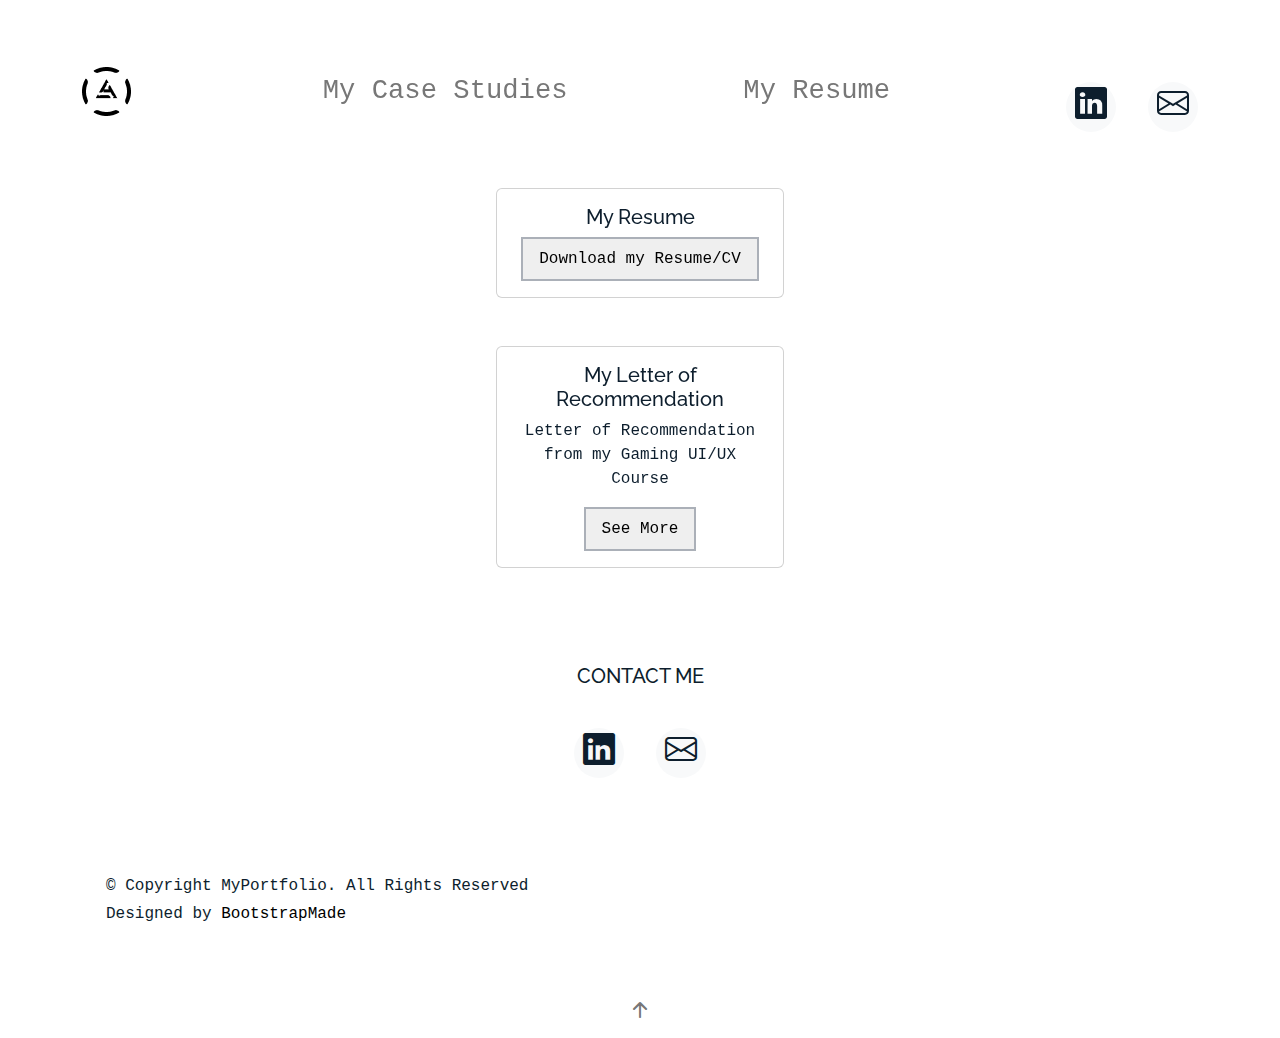
<file: resume-page.html>
<!DOCTYPE html>
<html lang="en">

<head>
  <meta charset="utf-8">
  <meta content="width=device-width, initial-scale=1.0" name="viewport">

  <title>My Resume</title>
  <meta content="" name="description">
  <meta content="" name="keywords">

  <!-- Favicons -->
  <link href="assets/img/favicon.png" rel="icon">
  <link href="assets/img/apple-touch-icon.png" rel="apple-touch-icon">

  <!-- Google Fonts -->
  <link href="https://fonts.googleapis.com/css?family=https://fonts.googleapis.com/css?family=Inconsolata:400,500,600,700|Raleway:400,400i,500,500i,600,600i,700,700i" rel="stylesheet">

  <!-- Vendor CSS Files -->
  <link href="assets/vendor/aos/aos.css" rel="stylesheet">
  <link href="assets/vendor/bootstrap/css/bootstrap.min.css" rel="stylesheet">
  <link href="assets/vendor/bootstrap-icons/bootstrap-icons.css" rel="stylesheet">
  <link href="assets/vendor/swiper/swiper-bundle.min.css" rel="stylesheet">

  <!-- Template Main CSS File -->
  <link href="assets/css/style.css" rel="stylesheet">

  <!-- =======================================================
  * Template Name: MyPortfolio
  * Updated: Mar 10 2023 with Bootstrap v5.2.3
  * Template URL: https://bootstrapmade.com/myportfolio-bootstrap-portfolio-website-template/
  * Author: BootstrapMade.com
  * License: https://bootstrapmade.com/license/
  ======================================================== -->
</head>

<body>

  <!-- ======= Navbar ======= -->
  <header data-aos="fade-up">
    <main id="main">
      <nav class="navbar navbar-light custom-navbar">
        <div class="container">
          <a class="navbar-brand" href="index.html"><img src="./assets/img/logo.png" alt="Logo"></a>
          <a href="./index.html#projects"><span>My Case Studies</span></a>
          <a href="./resume-page.html">My Resume</a>
          <div class="social d-flex justify-content-end">
            <a href="https://www.linkedin.com/in/ana-louise-trinidad/" target="_blank"><span class="bi bi-linkedin"></span></a>
            <a href="mailto:anamtrinidad@outlook.com"><span class="bi bi-envelope"></span></a>
          </div>
          </a>
        </div>
      </nav>

    </header>
  
        <div class="site-section pb-0">
          <div class="container">
            <div class="row align-items-center">
              <div class="col-md-12 d-flex justify-content-center mt-5" data-aos="fade-up">
                <div class="card text-center" style="width: 18rem;">
                  <div class="card-body">
                    <h5 class="card-title">My Resume</h5>
                    <!-- <p class="card-text">Click the button to see all my skills and accomplishments!</p> -->
                    <a href="./assets/pdf/Gaming UX Resume 2023.pdf"><button>Download my Resume/CV</button></a>
                  </div>
                </div>
                
                <!-- <img src="./assets/img/Resume/Gaming UX Full Resume 2023-1.png" alt="Resume Page 1" class="img-fluid">
                <img src="./assets/img/Resume/Gaming UX Full Resume 2023-2.png" alt="Resume Page 2" class="img-fluid">
                <img src="./assets/img/Resume/Gaming UX Full Resume 2023-3.png" alt="Resume Page 3" class="img-fluid"> -->
              </div>
              <div class="site-section pb-0">
                <div class="container">
                  <div class="row align-items-center">
                    <div class="col-md-12 d-flex justify-content-center mt-5" data-aos="fade-up">
                      <div class="card text-center" style="width: 18rem;">
                        <div class="card-body">
                          <h5 class="card-title">My Letter of Recommendation</h5>
                          <p class="card-text">Letter of Recommendation from my Gaming UI/UX Course</p>
                          <a href="./assets/pdf/Recommendation_Letter___Ana-Louise_Trinidad.pdf"><button>See More</button></a>
                        </div>
                      </div>
            </div>
          </div>


      <!--CONTACT SECTION-->
      <footer>
        <section id="contact">
  
          <div class="contact-header">
            <h5>CONTACT ME</h5>
          </div>
          <div class="social d-flex justify-content-center">
            <a href="https://www.linkedin.com/in/ana-louise-trinidad/" target="_blank"><span class="bi bi-linkedin"></span></a>
            <a href="mailto:anamtrinidad@outlook.com"><span class="bi bi-envelope"></span></a>
          </div>
  
         </section>
         </footer>

<!-- ======= Footer ======= -->
<footer class="footer" role="contentinfo">
  <div class="container">
    <div class="row">
      <div class="col-sm-6">
        <p class="mb-1">&copy; Copyright MyPortfolio. All Rights Reserved</p>
        <div class="credits">
          <!--
          All the links in the footer should remain intact.
          You can delete the links only if you purchased the pro version.
          Licensing information: https://bootstrapmade.com/license/
          Purchase the pro version with working PHP/AJAX contact form: https://bootstrapmade.com/buy/?theme=MyPortfolio
        -->
          Designed by <a href="https://bootstrapmade.com/">BootstrapMade</a>
        </div>
      </div>
    </div>
  </div>
</footer>

<a href="#" class="back-to-top d-flex align-items-center justify-content-center"><i class="bi bi-arrow-up-short"></i></a>

  <!-- Vendor JS Files -->
  <script src="assets/vendor/aos/aos.js"></script>
  <script src="assets/vendor/bootstrap/js/bootstrap.bundle.min.js"></script>
  <script src="assets/vendor/isotope-layout/isotope.pkgd.min.js"></script>
  <script src="assets/vendor/swiper/swiper-bundle.min.js"></script>
  <script src="assets/vendor/php-email-form/validate.js"></script>

  <!-- Template Main JS File -->
  <script src="assets/js/main.js"></script>
</body>

</html>
</file>
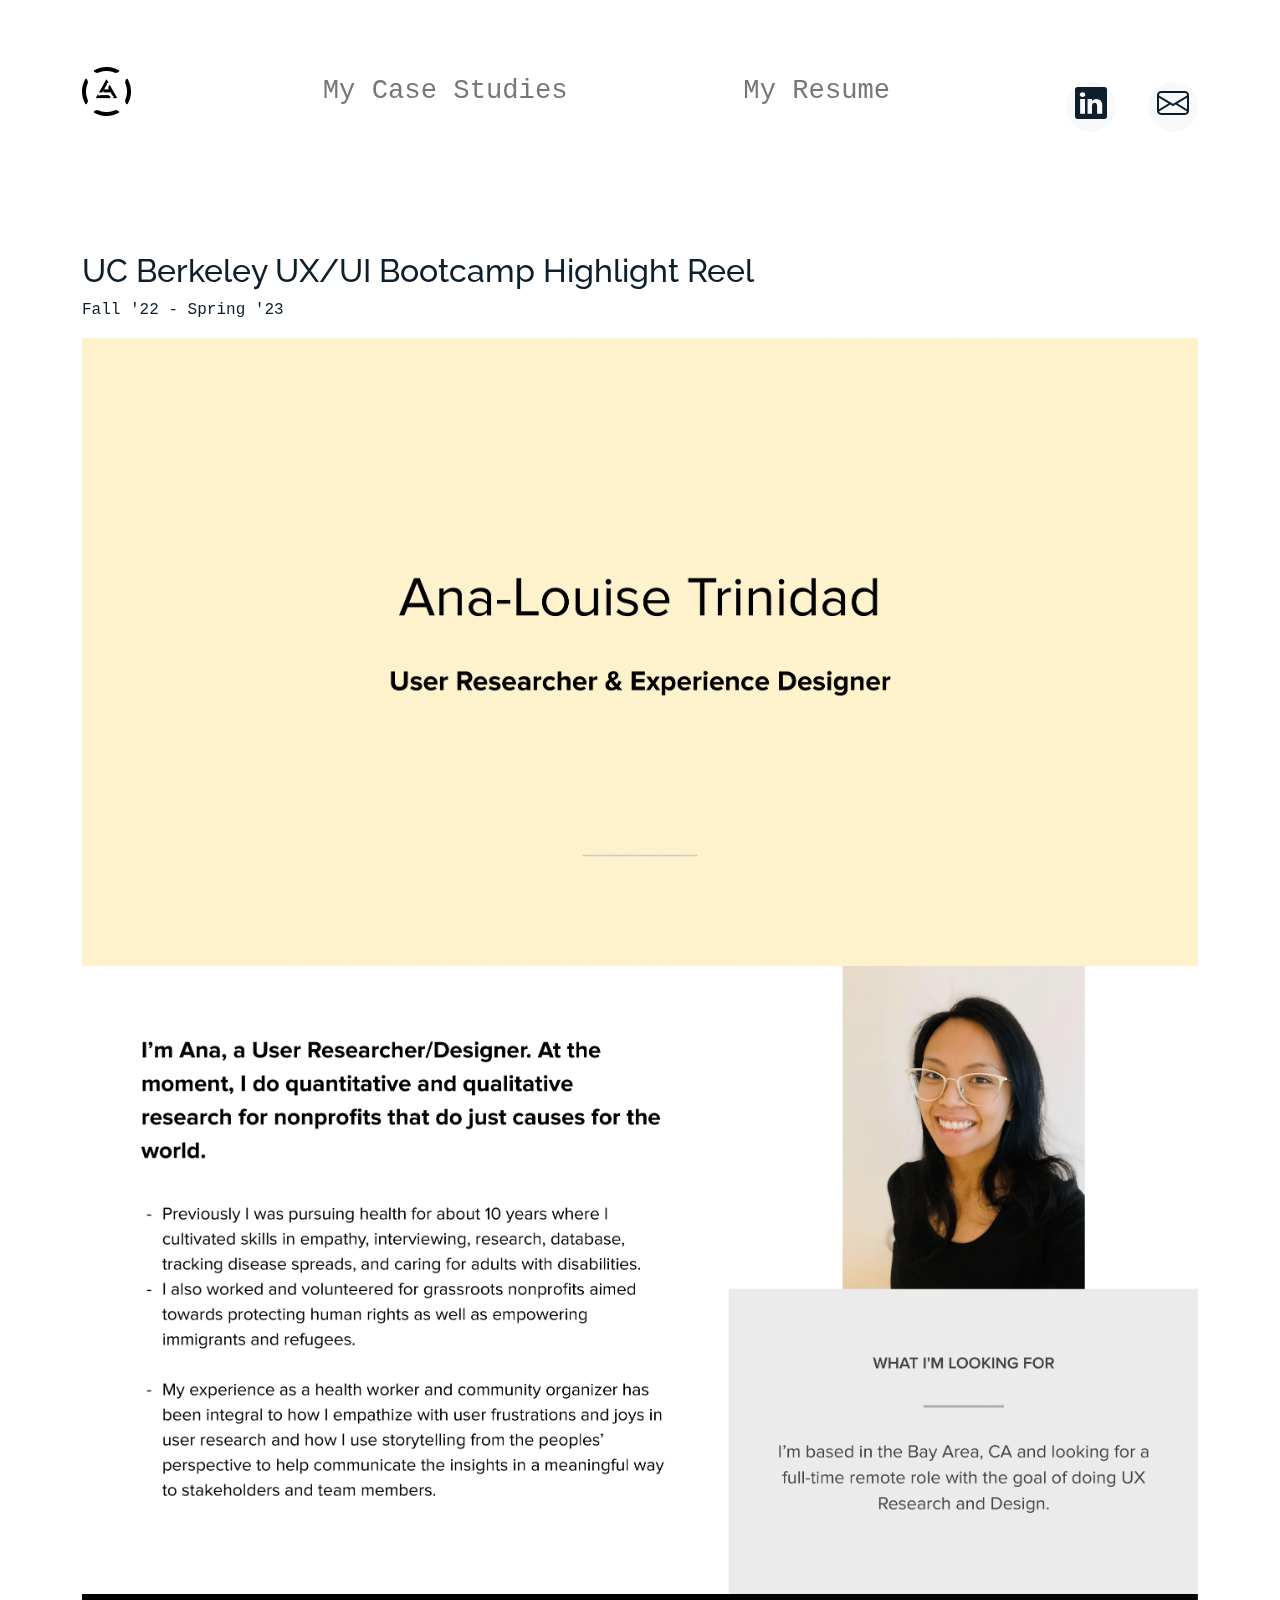
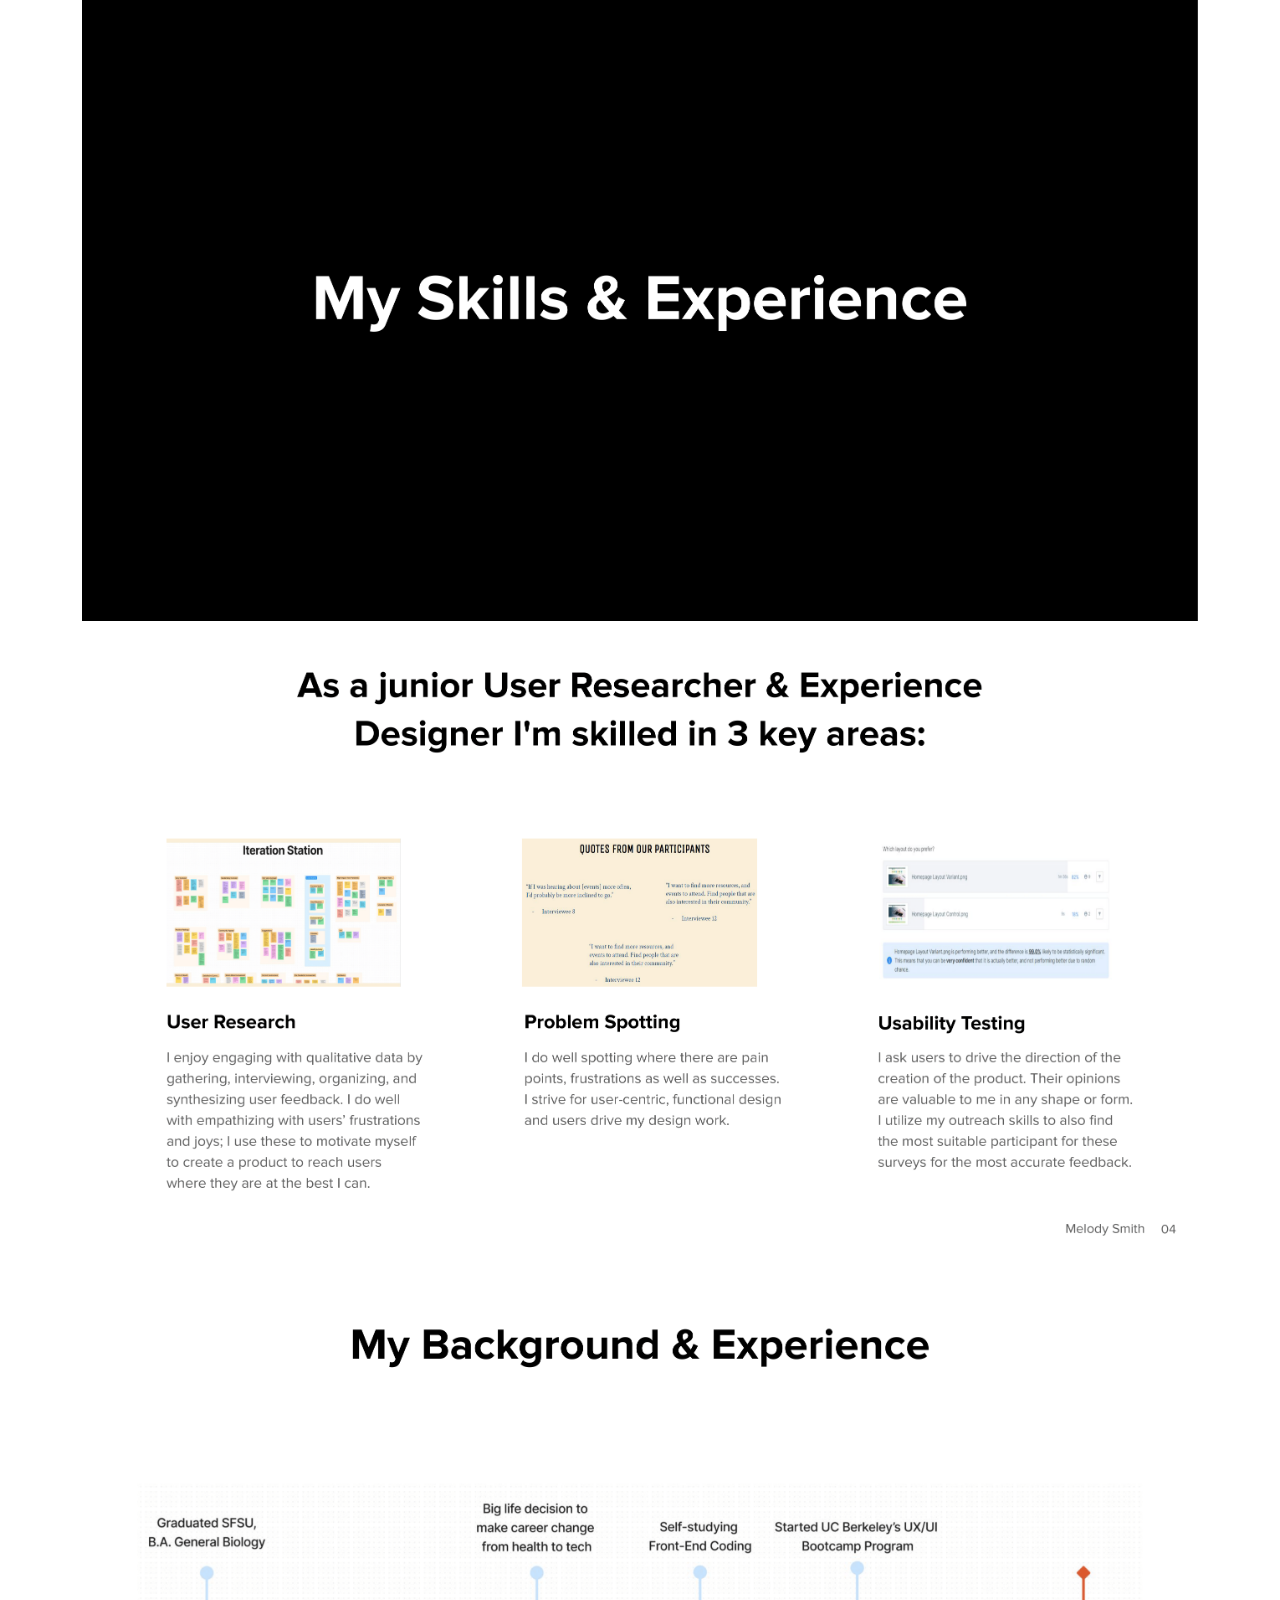
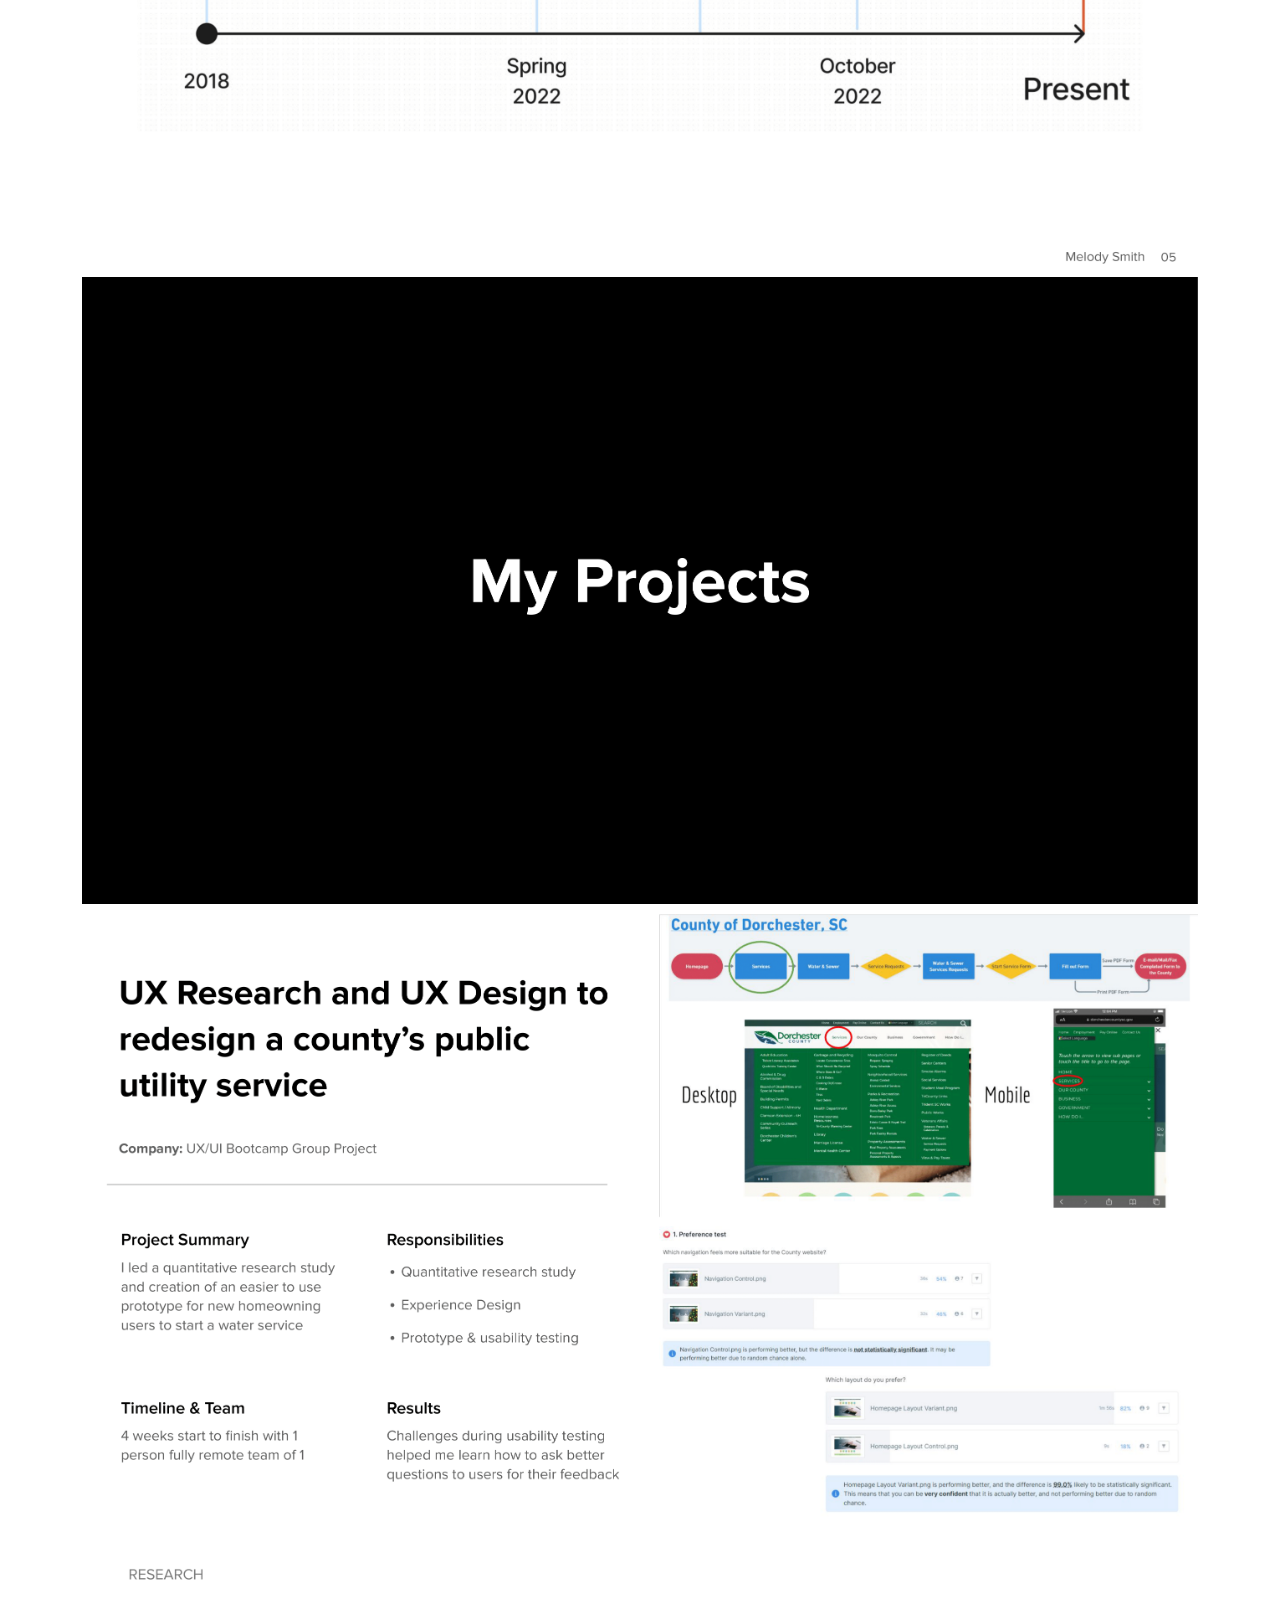
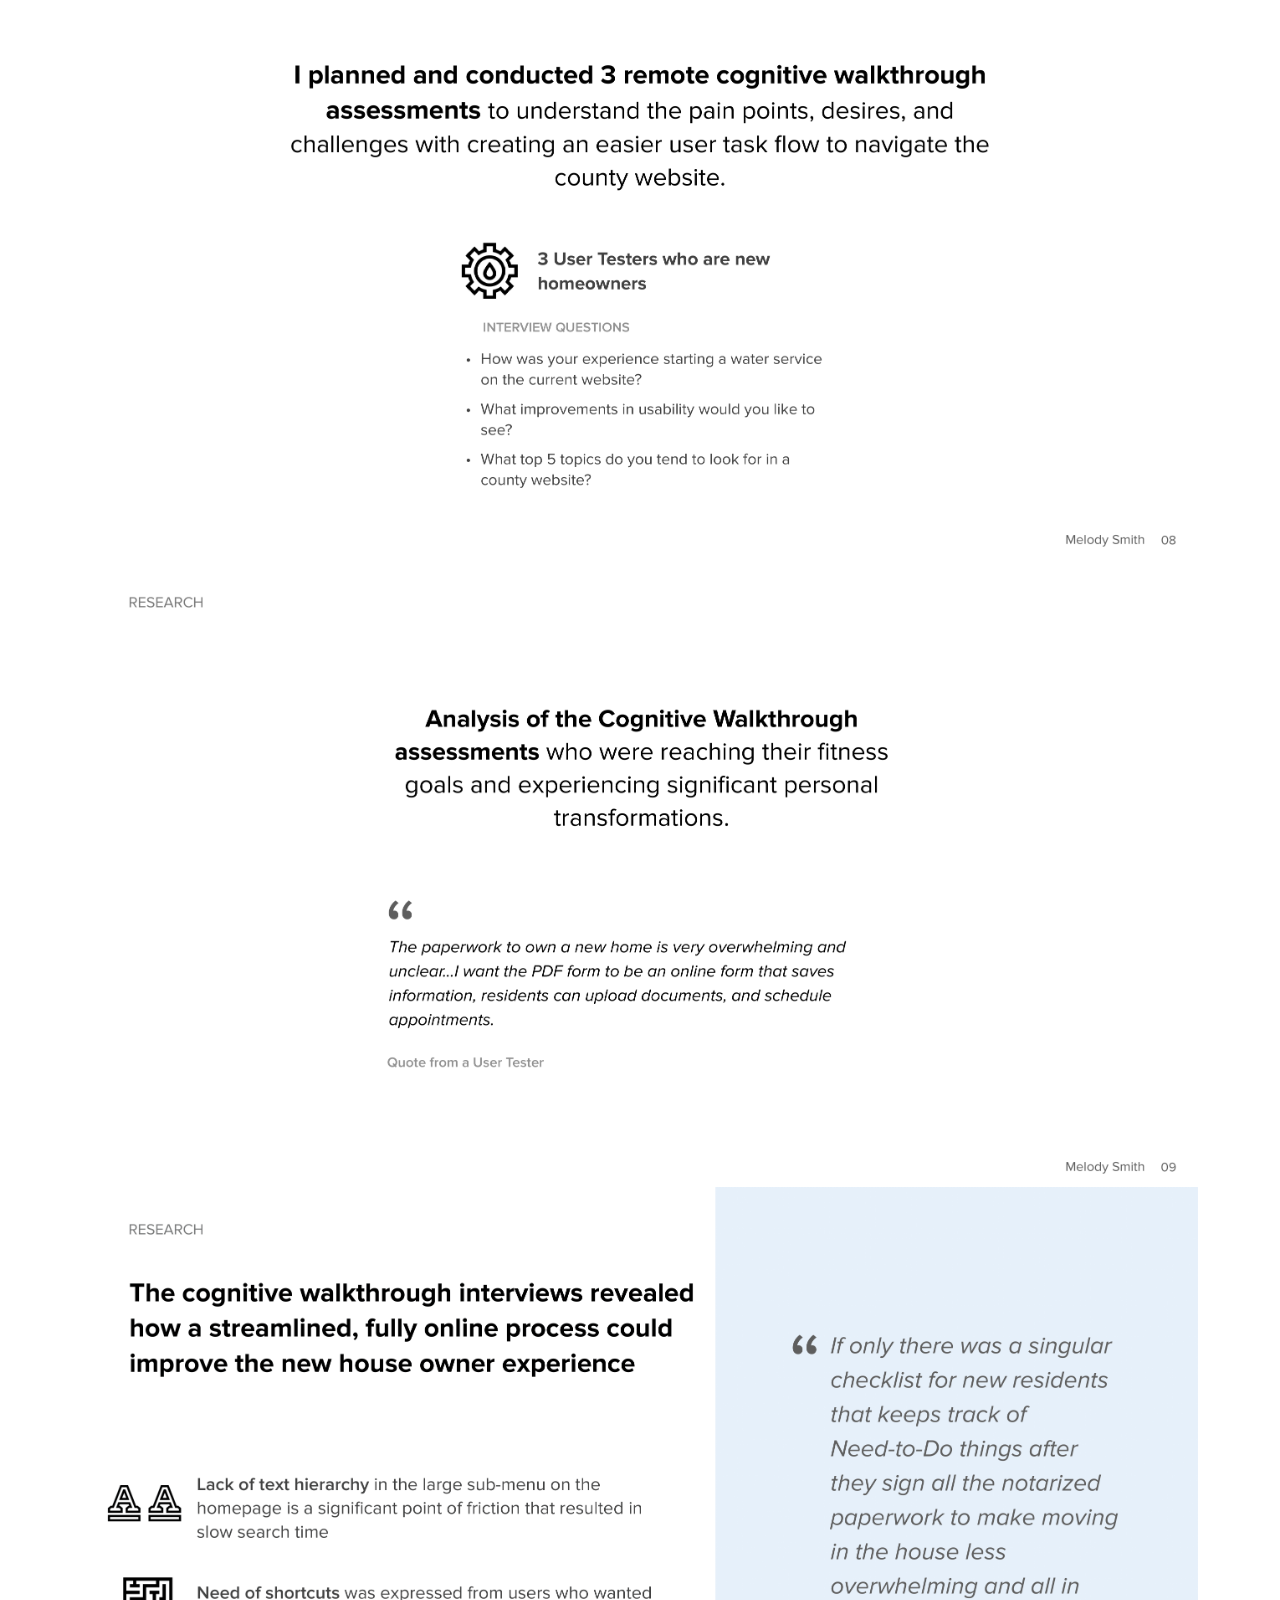
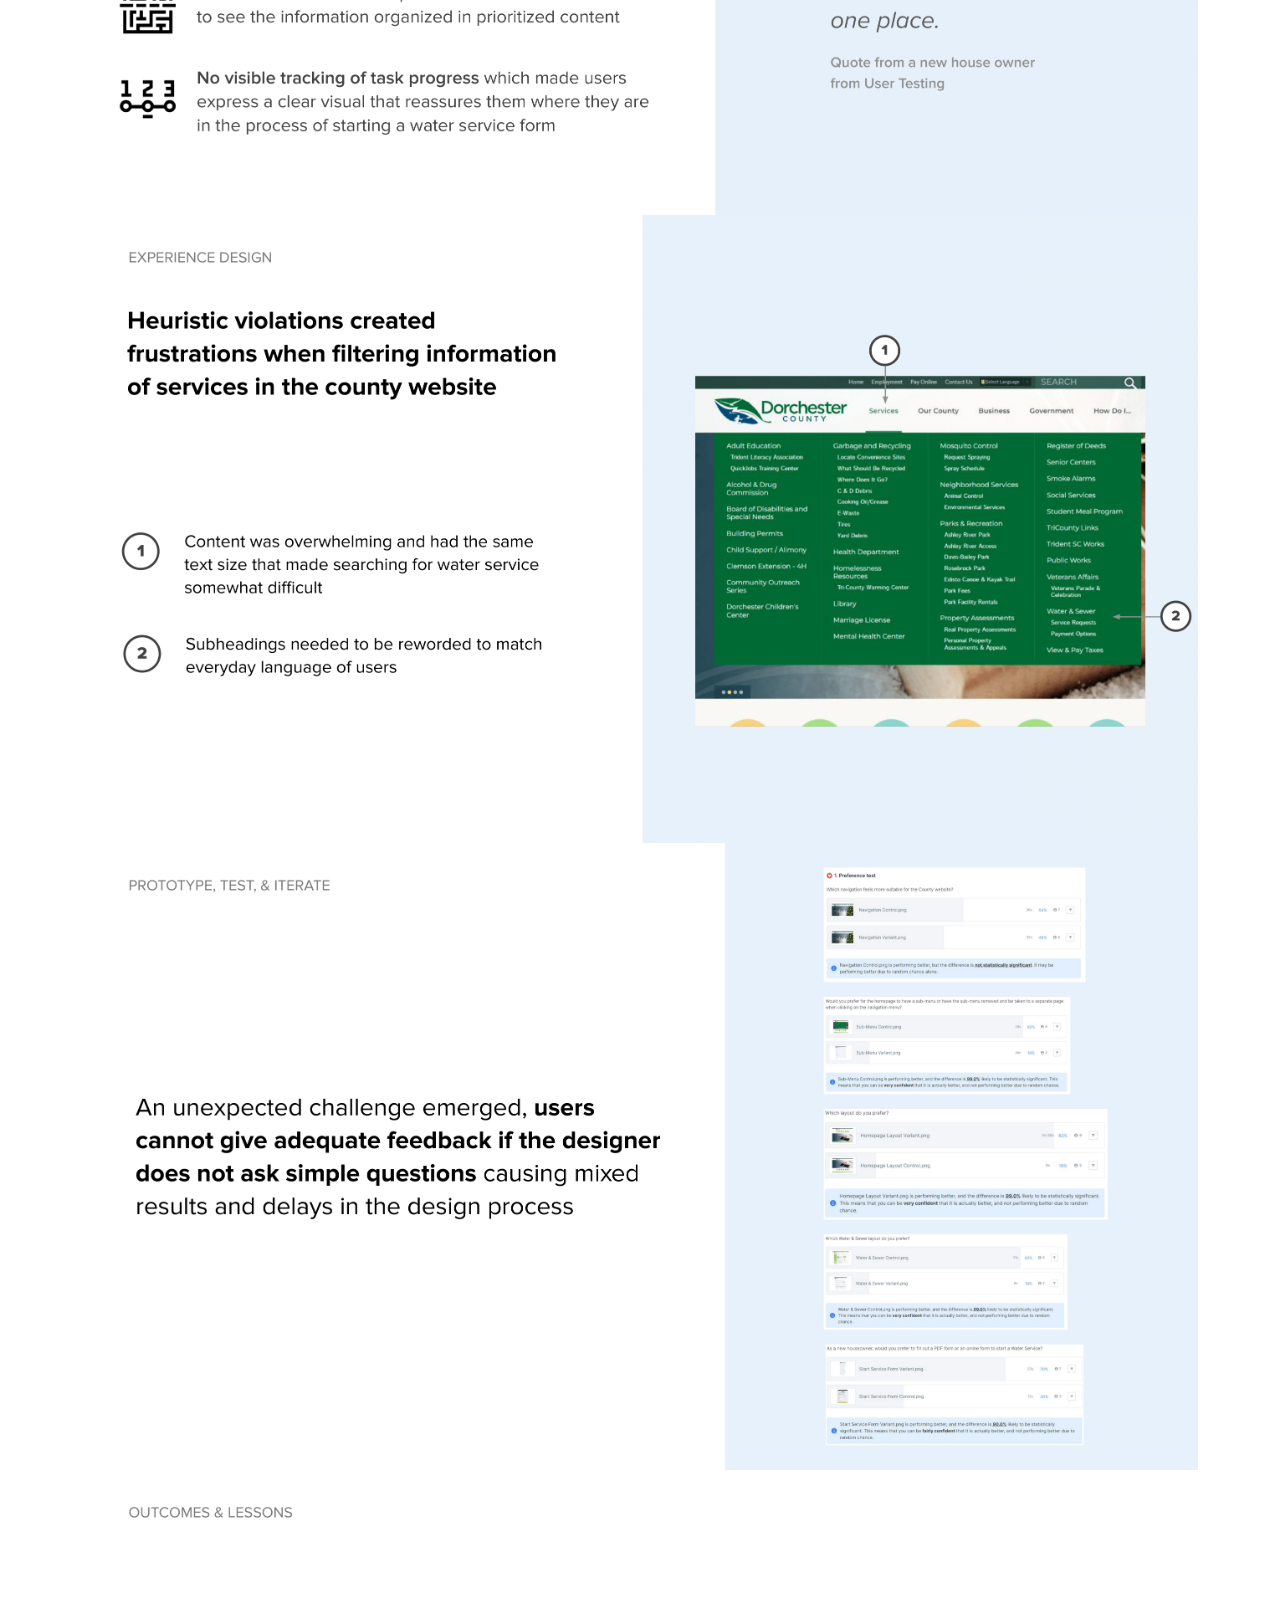
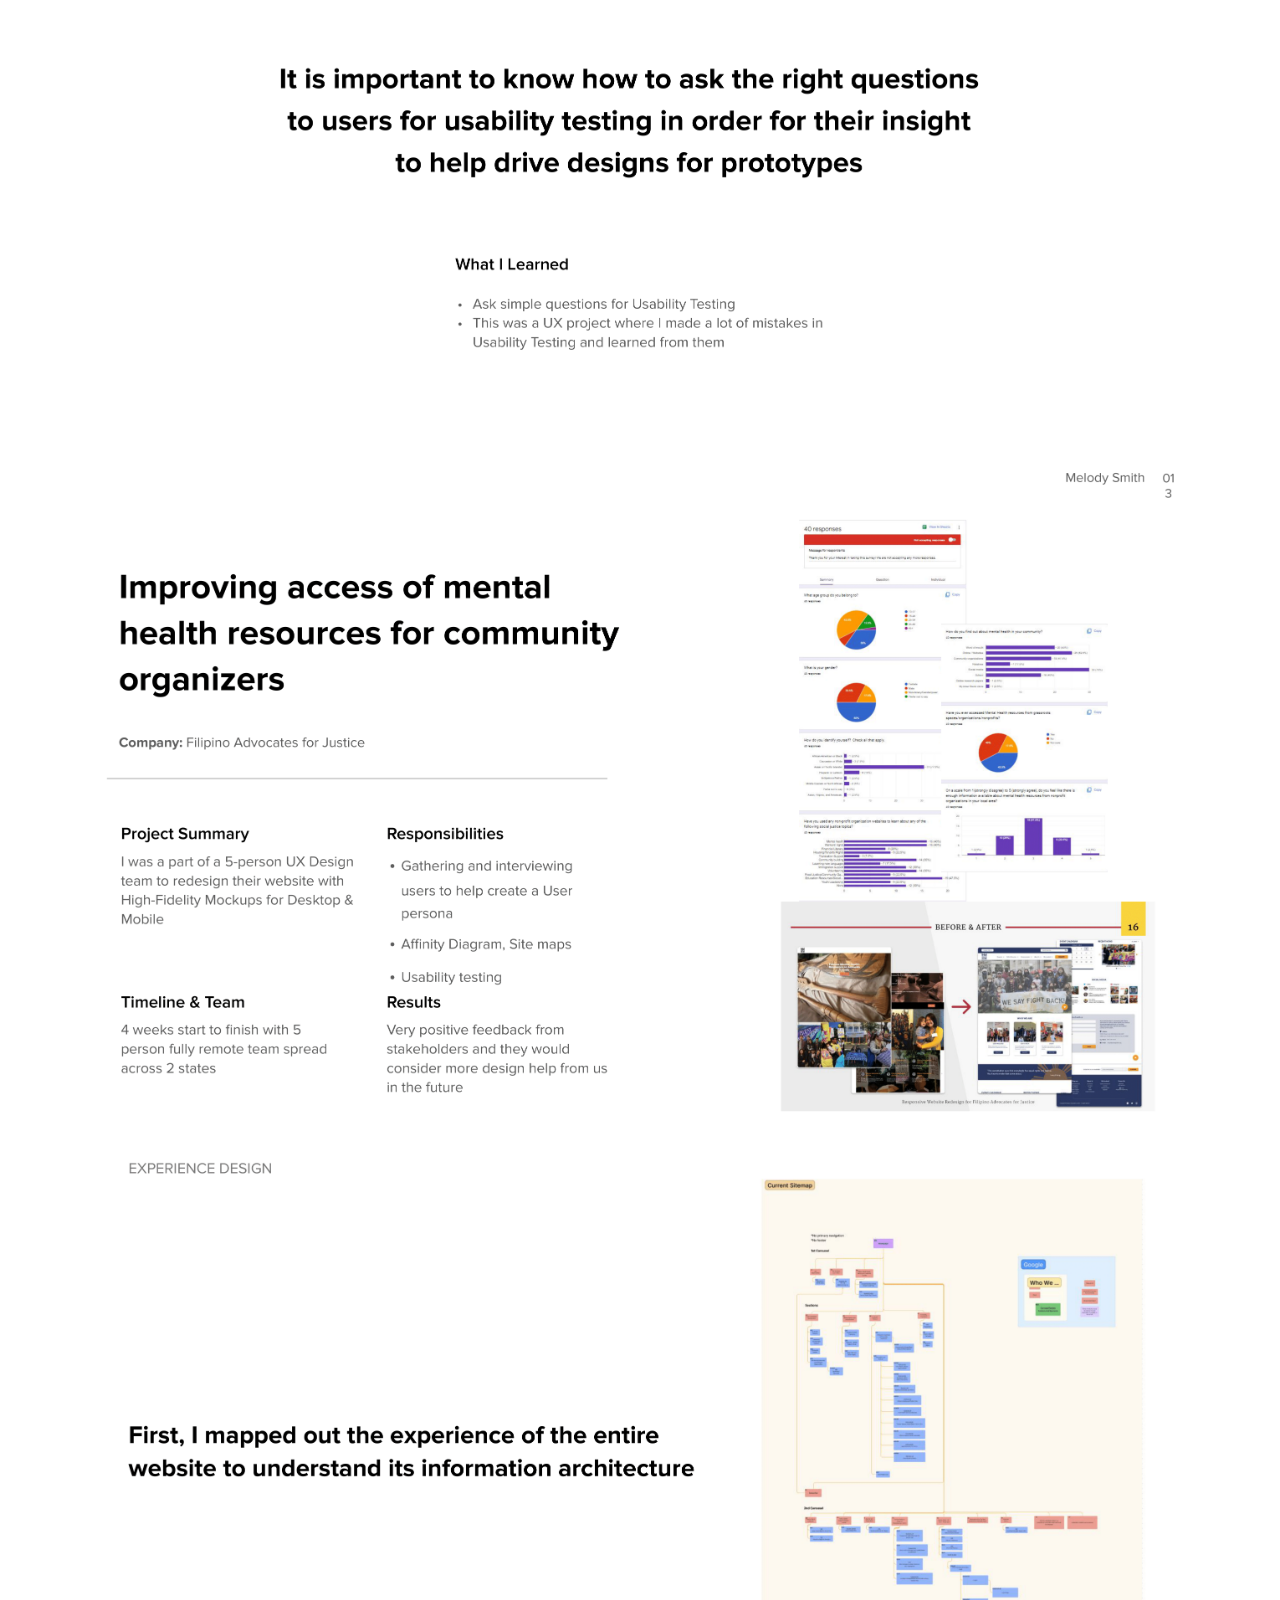
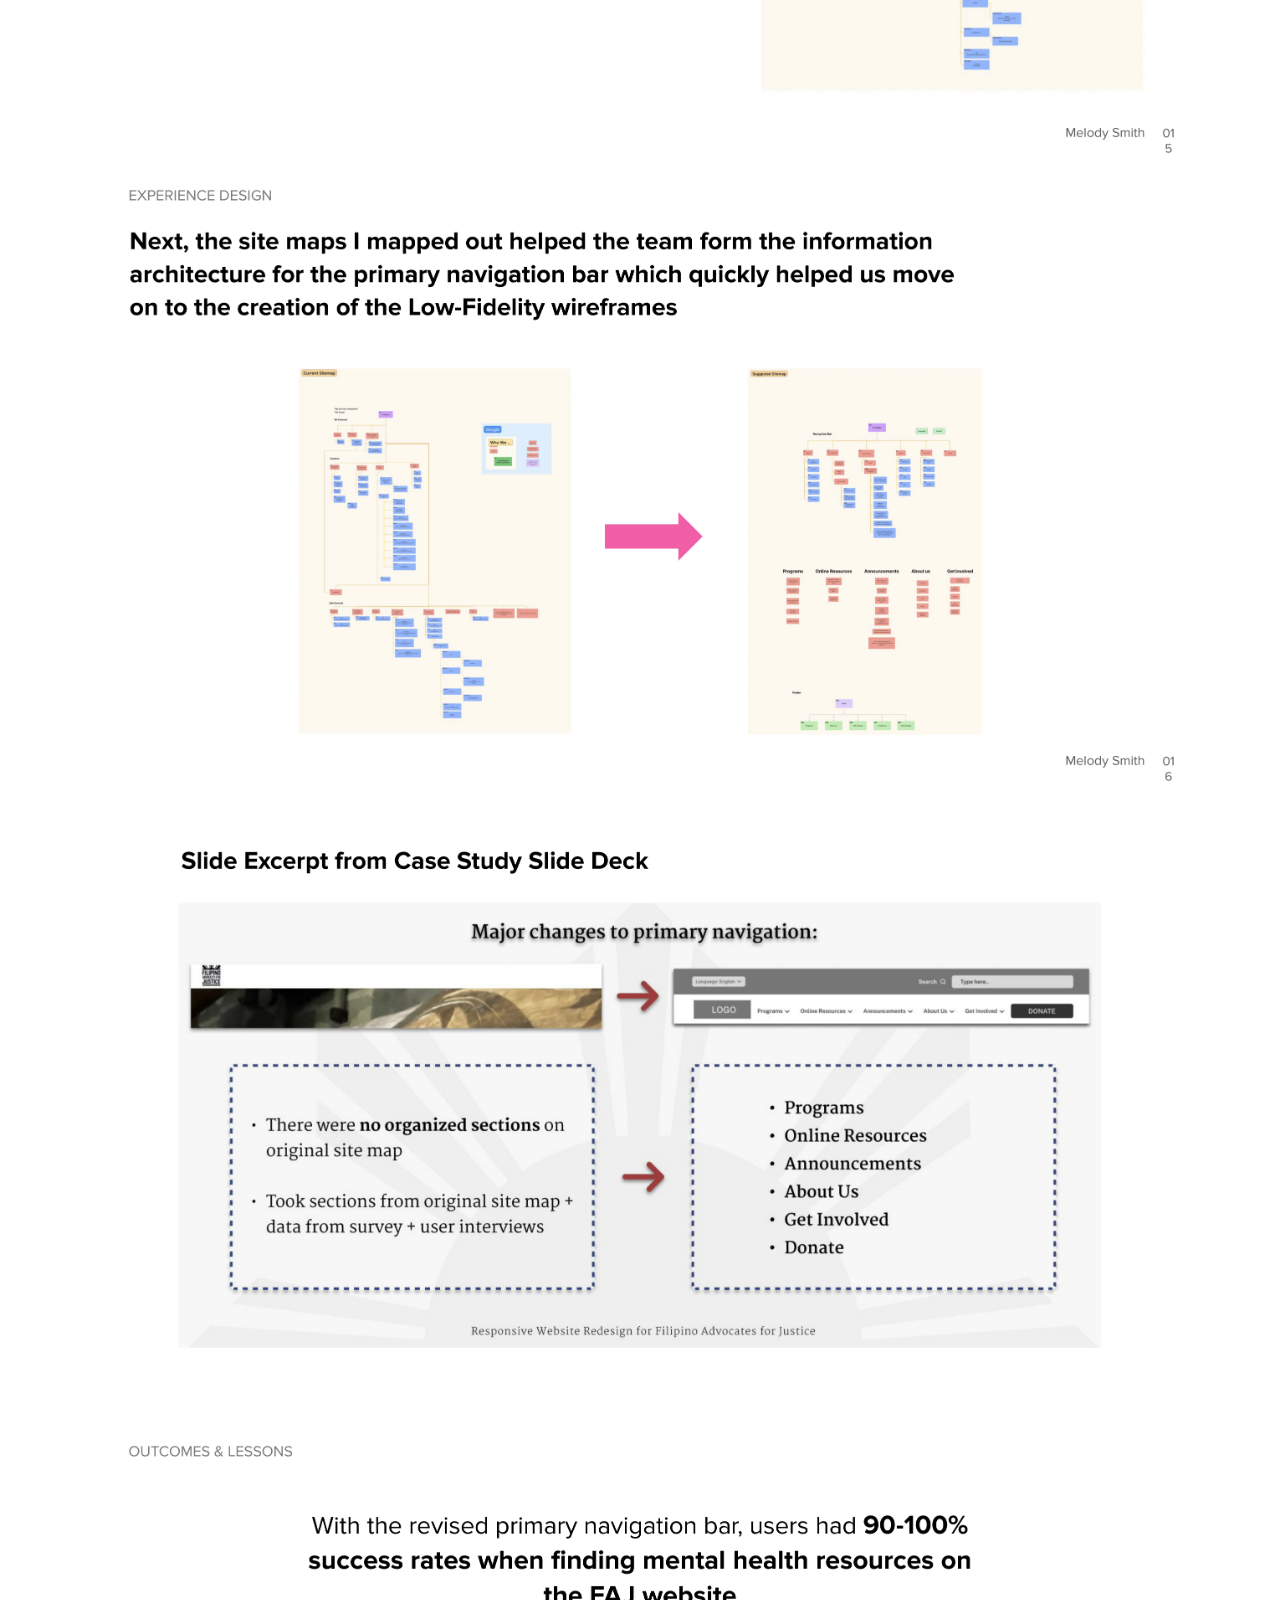
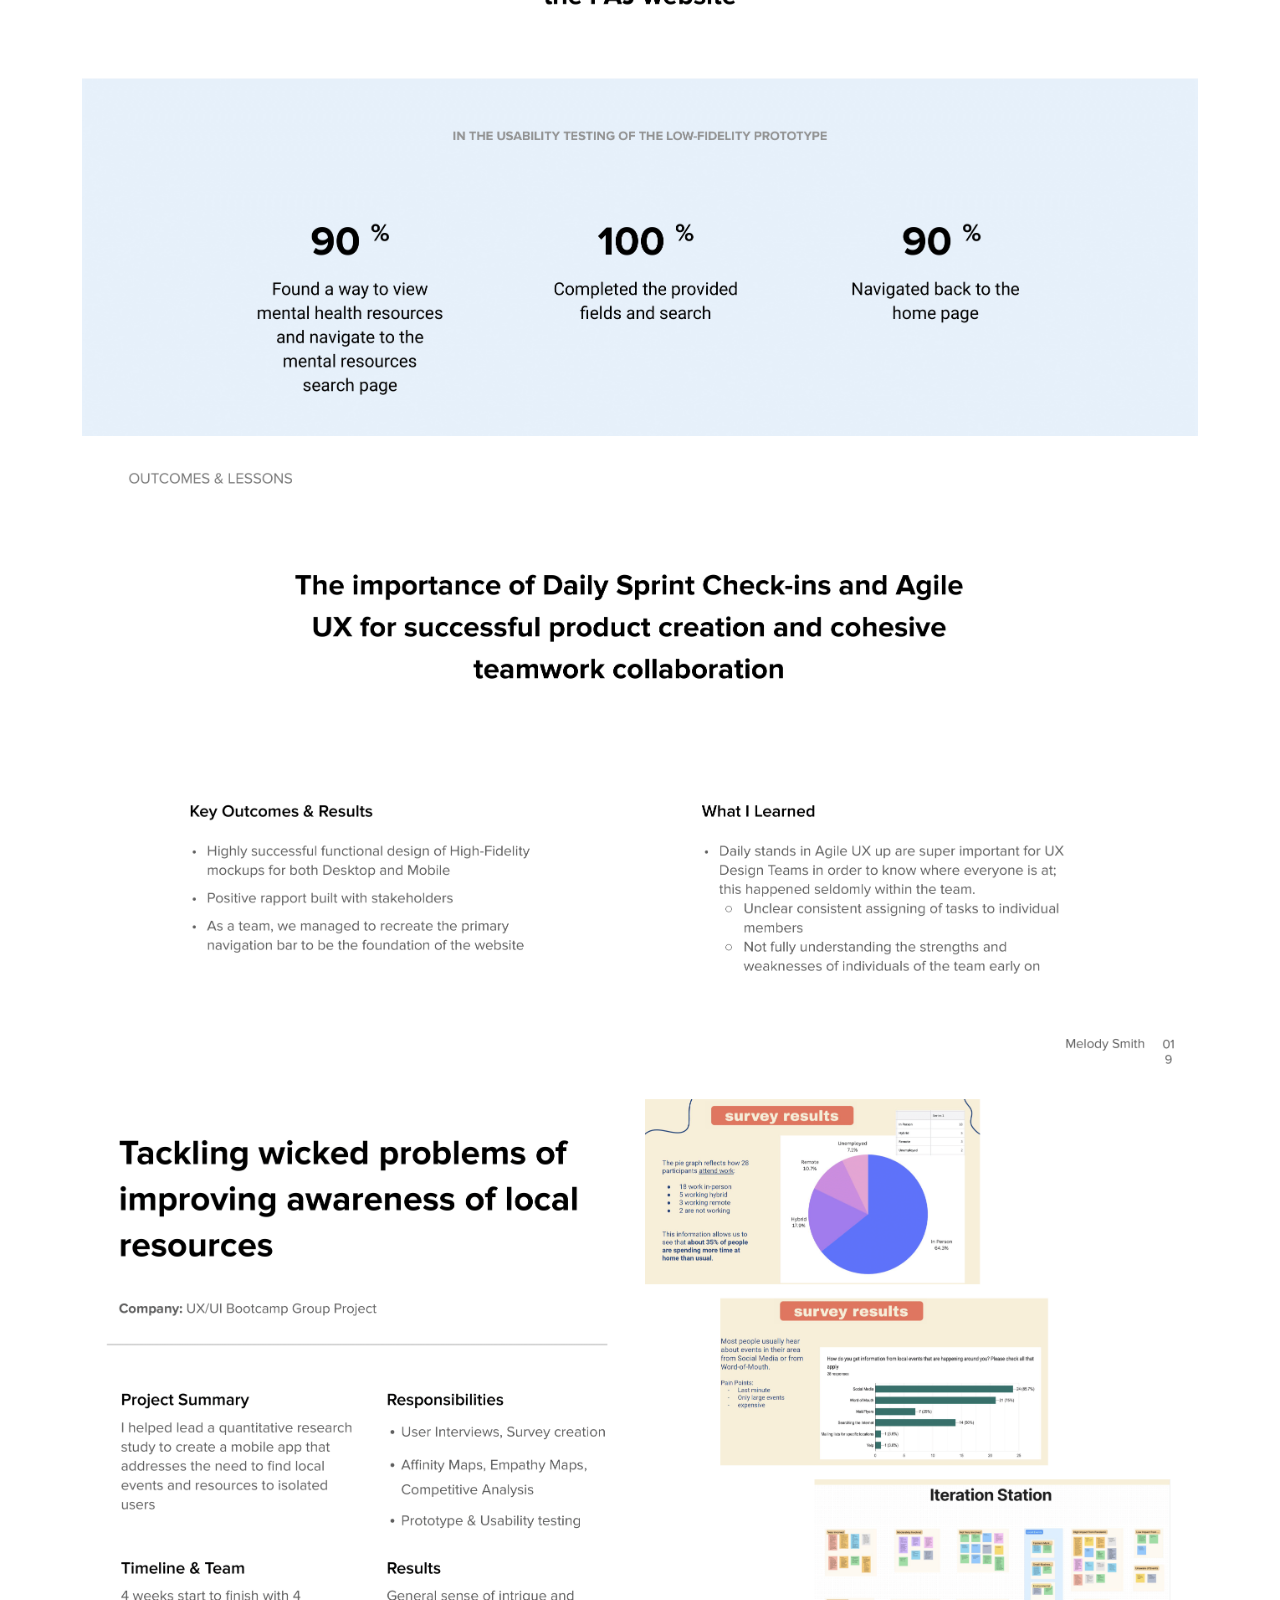
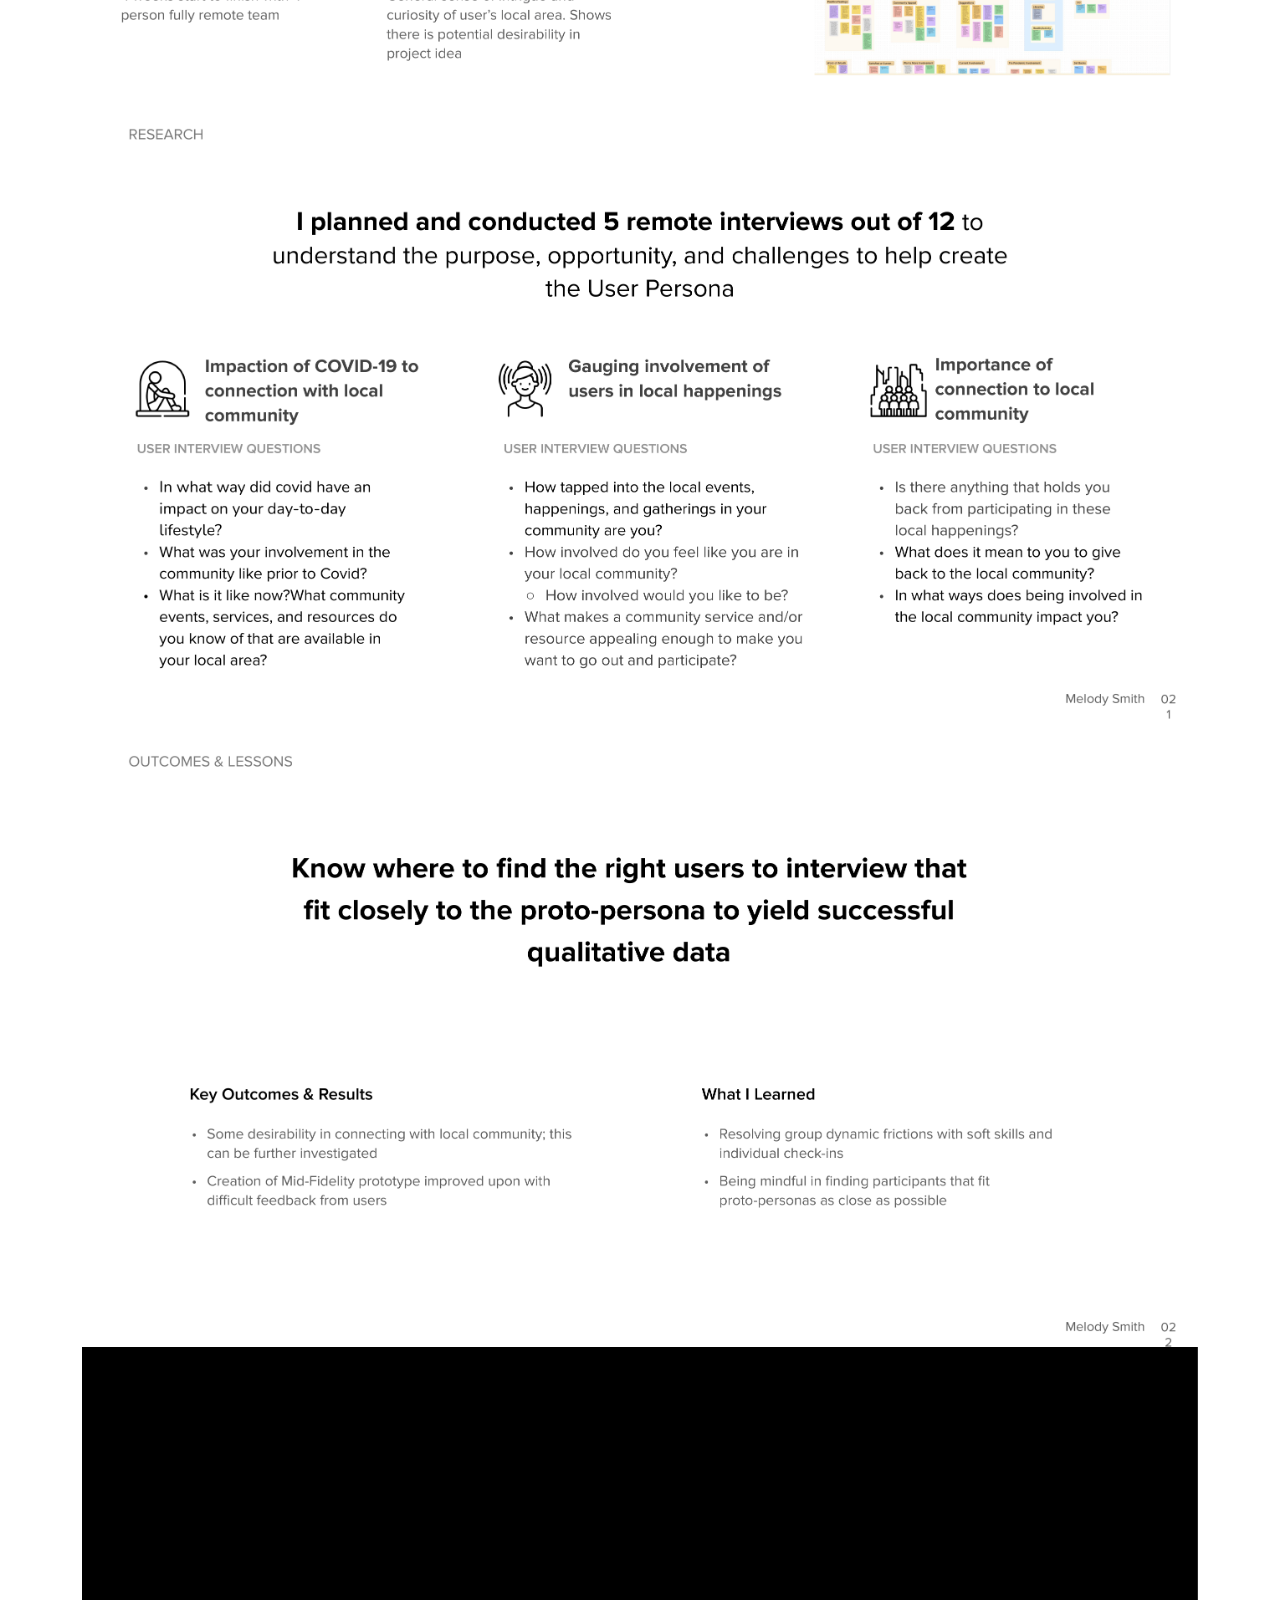
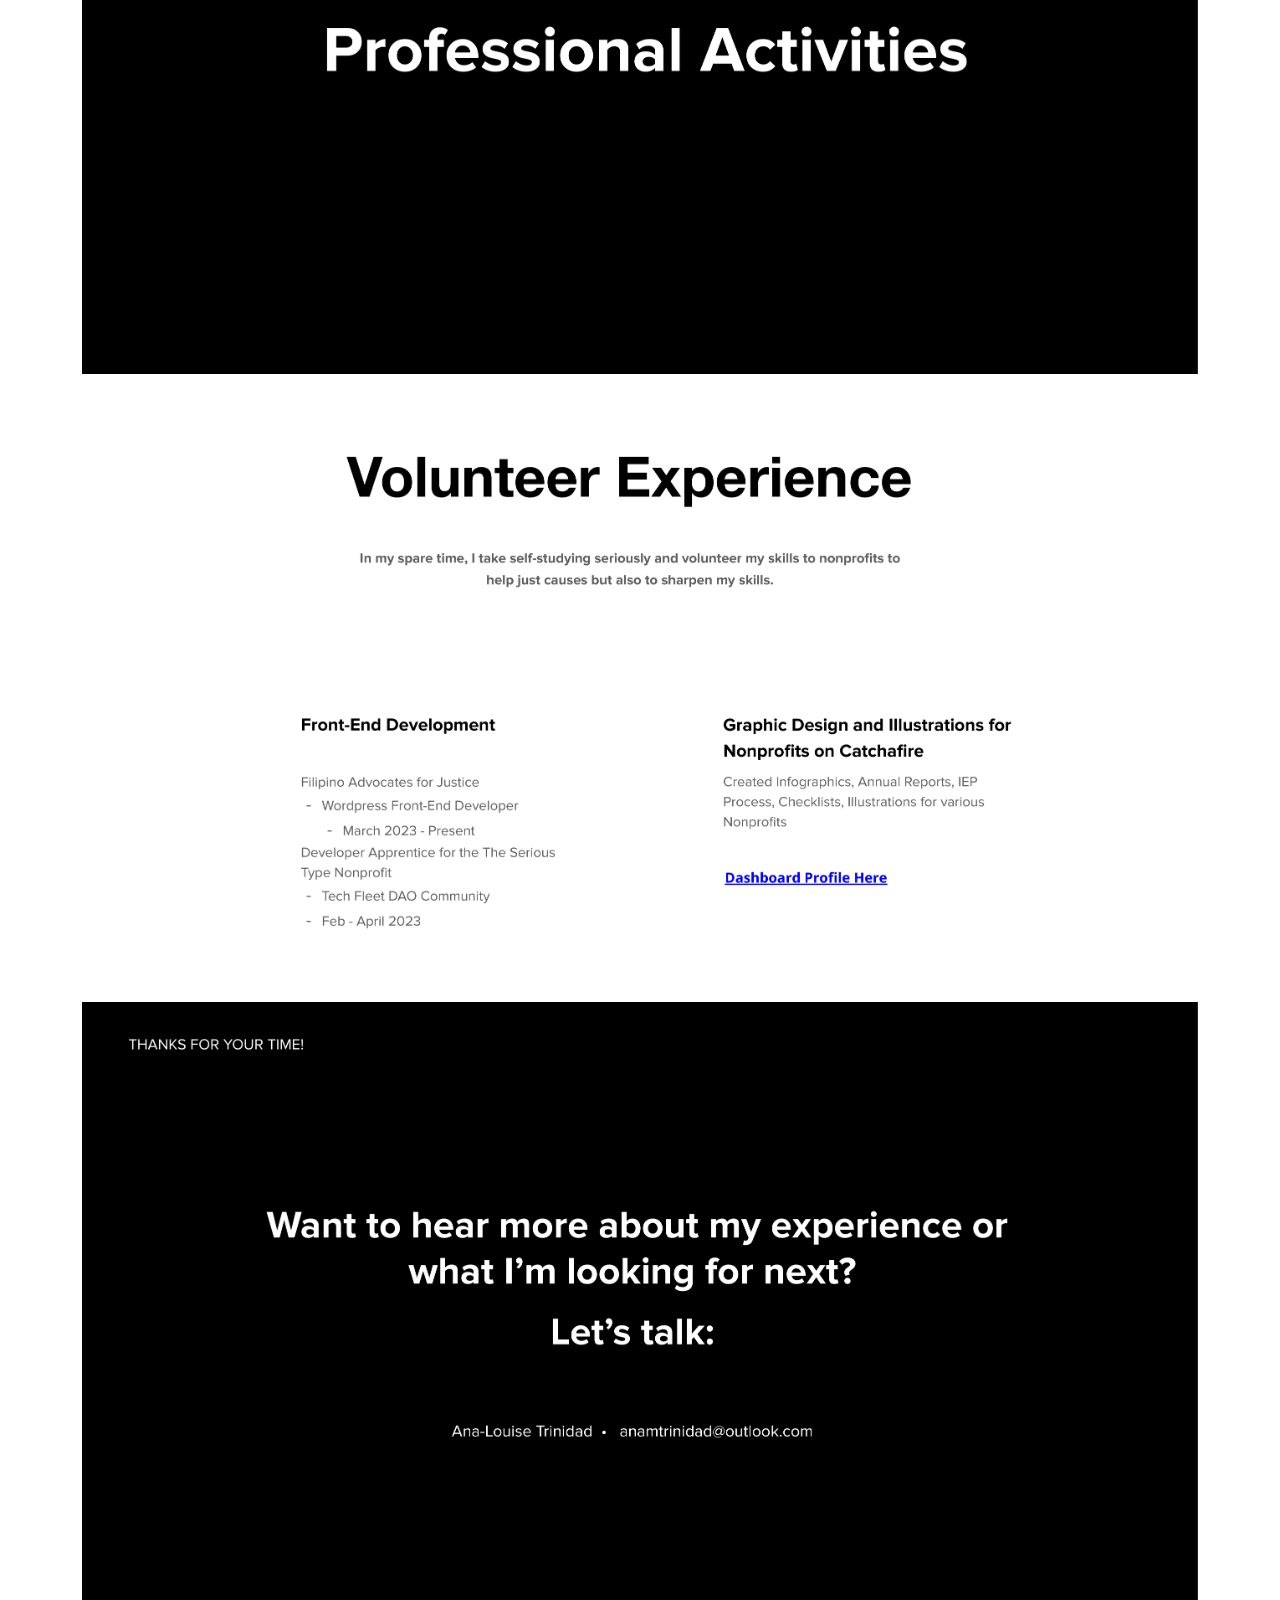
<file: ucb-highlight-reel-page.html>
<!DOCTYPE html>
<html lang="en">

<head>
  <meta charset="utf-8">
  <meta content="width=device-width, initial-scale=1.0" name="viewport">

  <title>UC Berkeley UX/UI Bootcamp Highlight Reel</title>
  <meta content="" name="description">
  <meta content="" name="keywords">

  <!-- Favicons -->
  <link href="assets/img/favicon.png" rel="icon">
  <link href="assets/img/apple-touch-icon.png" rel="apple-touch-icon">

  <!-- Google Fonts -->
  <link href="https://fonts.googleapis.com/css?family=https://fonts.googleapis.com/css?family=Inconsolata:400,500,600,700|Raleway:400,400i,500,500i,600,600i,700,700i" rel="stylesheet">

  <!-- Vendor CSS Files -->
  <link href="assets/vendor/aos/aos.css" rel="stylesheet">
  <link href="assets/vendor/bootstrap/css/bootstrap.min.css" rel="stylesheet">
  <link href="assets/vendor/bootstrap-icons/bootstrap-icons.css" rel="stylesheet">
  <link href="assets/vendor/swiper/swiper-bundle.min.css" rel="stylesheet">

  <!-- Template Main CSS File -->
  <link href="assets/css/style.css" rel="stylesheet">

  <!-- =======================================================
  * Template Name: MyPortfolio
  * Updated: Mar 10 2023 with Bootstrap v5.2.3
  * Template URL: https://bootstrapmade.com/myportfolio-bootstrap-portfolio-website-template/
  * Author: BootstrapMade.com
  * License: https://bootstrapmade.com/license/
  ======================================================== -->
</head>

<body>

  <!-- ======= Navbar ======= -->
  <main id="main">
    <header data-aos="fade-up">
      <main id="main">
        <nav class="navbar navbar-light custom-navbar">
          <div class="container">
            <a class="navbar-brand" href="index.html"><img src="./assets/img/logo.png" alt="Logo"></a>
            <a href="./index.html#projects"><span>My Case Studies</span></a>
            <a href="./resume-page.html">My Resume</a>
            <div class="social d-flex justify-content-end">
              <a href="https://www.linkedin.com/in/ana-louise-trinidad/" target="_blank"><span class="bi bi-linkedin"></span></a>
              <a href="mailto:anamtrinidad@outlook.com"><span class="bi bi-envelope"></span></a>
            </div>
            </a>
          </div>
        </nav>
  
      </header>
  
      <section class="section">
        <div class="container">
          <div class="row align-items-center">
            <div class="col-md-12" data-aos="fade-up">
              <h2>UC Berkeley UX/UI Bootcamp Highlight Reel</h2>
              <p>Fall '22 - Spring '23</p>
            </div>
          </div>
        </div>
  
        <div class="site-section pb-0">
          <div class="container">
            <div class="row align-items-center">
              <div class="col-md-12" data-aos="fade-up">
                <img src="./assets/img/Portfolio-ucb/[ Highlight Reel ] UX Portfolio-01.png" alt="Resume Page 1" class="img-fluid">
                <img src="./assets/img/Portfolio-ucb/[ Highlight Reel ] UX Portfolio-02.png" alt="Resume Page 2" class="img-fluid">
                <img src="./assets/img/Portfolio-ucb/[ Highlight Reel ] UX Portfolio-03.png" alt="Resume Page 3" class="img-fluid">
                <img src="./assets/img/Portfolio-ucb/[ Highlight Reel ] UX Portfolio-04.png" alt="Resume Page 4" class="img-fluid">
                <img src="./assets/img/Portfolio-ucb/[ Highlight Reel ] UX Portfolio-05.png" alt="Resume Page 5" class="img-fluid">
                <img src="./assets/img/Portfolio-ucb/[ Highlight Reel ] UX Portfolio-06.png" alt="Resume Page 6" class="img-fluid">
                <img src="./assets/img/Portfolio-ucb/[ Highlight Reel ] UX Portfolio-07.png" alt="Resume Page 7" class="img-fluid">
                <img src="./assets/img/Portfolio-ucb/[ Highlight Reel ] UX Portfolio-08.png" alt="Resume Page 8" class="img-fluid">
                <img src="./assets/img/Portfolio-ucb/[ Highlight Reel ] UX Portfolio-09.png" alt="Resume Page 9" class="img-fluid">
                <img src="./assets/img/Portfolio-ucb/[ Highlight Reel ] UX Portfolio-10.png" alt="Resume Page 10" class="img-fluid">
                <img src="./assets/img/Portfolio-ucb/[ Highlight Reel ] UX Portfolio-11.png" alt="Resume Page 11" class="img-fluid">
                <img src="./assets/img/Portfolio-ucb/[ Highlight Reel ] UX Portfolio-12.png" alt="Resume Page 12" class="img-fluid">
                <img src="./assets/img/Portfolio-ucb/[ Highlight Reel ] UX Portfolio-13.png" alt="Resume Page 13" class="img-fluid">
                <img src="./assets/img/Portfolio-ucb/[ Highlight Reel ] UX Portfolio-14.png" alt="Resume Page 14" class="img-fluid">
                <img src="./assets/img/Portfolio-ucb/[ Highlight Reel ] UX Portfolio-15.png" alt="Resume Page 15" class="img-fluid">
                <img src="./assets/img/Portfolio-ucb/[ Highlight Reel ] UX Portfolio-16.png" alt="Resume Page 16" class="img-fluid">
                <img src="./assets/img/Portfolio-ucb/[ Highlight Reel ] UX Portfolio-17.png" alt="Resume Page 17" class="img-fluid">
                <img src="./assets/img/Portfolio-ucb/[ Highlight Reel ] UX Portfolio-18.png" alt="Resume Page 18" class="img-fluid">
                <img src="./assets/img/Portfolio-ucb/[ Highlight Reel ] UX Portfolio-19.png" alt="Resume Page 19" class="img-fluid">
                <img src="./assets/img/Portfolio-ucb/[ Highlight Reel ] UX Portfolio-20.png" alt="Resume Page 20" class="img-fluid">
                <img src="./assets/img/Portfolio-ucb/[ Highlight Reel ] UX Portfolio-21.png" alt="Resume Page 21" class="img-fluid">
                <img src="./assets/img/Portfolio-ucb/[ Highlight Reel ] UX Portfolio-22.png" alt="Resume Page 22" class="img-fluid">
                <img src="./assets/img/Portfolio-ucb/[ Highlight Reel ] UX Portfolio-23.png" alt="Resume Page 23" class="img-fluid">
                <img src="./assets/img/Portfolio-ucb/[ Highlight Reel ] UX Portfolio-24.png" alt="Resume Page 24" class="img-fluid">
                <img src="./assets/img/Portfolio-ucb/[ Highlight Reel ] UX Portfolio-25.png" alt="Resume Page 25" class="img-fluid">
              </div>

            </div>
          </div>
      </section>

      <!--CONTACT SECTION-->
      <footer>
        <section id="contact">
  
          <div class="contact-header">
            <h5>CONTACT ME</h5>
          </div>
          <div class="social d-flex justify-content-center">
            <a href="https://www.linkedin.com/in/ana-louise-trinidad/"><span class="bi bi-linkedin"></span></a>
            <a href="mailto:anamtrinidad@outlook.com"><span class="bi bi-envelope"></span></a>
          </div>
  
         </section>
         </footer>

<!-- ======= Footer ======= -->
<footer class="footer" role="contentinfo">
  <div class="container">
    <div class="row">
      <div class="col-sm-6">
        <p class="mb-1">&copy; Copyright MyPortfolio. All Rights Reserved</p>
        <div class="credits">
          <!--
          All the links in the footer should remain intact.
          You can delete the links only if you purchased the pro version.
          Licensing information: https://bootstrapmade.com/license/
          Purchase the pro version with working PHP/AJAX contact form: https://bootstrapmade.com/buy/?theme=MyPortfolio
        -->
          Designed by <a href="https://bootstrapmade.com/">BootstrapMade</a>
        </div>
      </div>
    </div>
  </div>
</footer>

<a href="#" class="back-to-top d-flex align-items-center justify-content-center"><i class="bi bi-arrow-up-short"></i></a>

  <!-- Vendor JS Files -->
  <script src="assets/vendor/aos/aos.js"></script>
  <script src="assets/vendor/bootstrap/js/bootstrap.bundle.min.js"></script>
  <script src="assets/vendor/isotope-layout/isotope.pkgd.min.js"></script>
  <script src="assets/vendor/swiper/swiper-bundle.min.js"></script>
  <script src="assets/vendor/php-email-form/validate.js"></script>

  <!-- Template Main JS File -->
  <script src="assets/js/main.js"></script>
</body>

</html>
</file>
<file: assets/css/style.css>
/**
* Template Name: MyPortfolio
* Updated: Mar 10 2023 with Bootstrap v5.2.3
* Template URL: https://bootstrapmade.com/myportfolio-bootstrap-portfolio-website-template/
* Author: BootstrapMade.com
* License: https://bootstrapmade.com/license/
*/

/*--------------------------------------------------------------
# General
--------------------------------------------------------------*/
body {
  font-family: "Inconsolata", monospace;
  color: #0d1e2d;
}

a {
  color: #777;
  text-decoration: none;
}

a:hover {
  color: #000;
}

button {
  border: #ABB0B8 solid 2px;
  padding: 0.5rem 1rem;
}

button:hover {
  color: #fff;
  background-color: darkgrey;
  transition: 0.3s;
}

h1,
h2,
h3,
h4,
h5,
h6,
.font-heading {
  font-family: "Raleway", sans-serif;
}

img {
  max-width: 100%;
  height: auto;
}

#profile-photo {
  border-radius: 100%;
  width: 20vw;
  text-align: center;
  padding: 2rem;
  object-fit: cover;
}

.section {
  padding: 7rem 0;
}

.filters a {
  text-decoration: none;
  color: #000;
  display: inline-block;
  padding-left: 10px;
  padding-right: 10px;
  position: relative;
}

.filters a:hover,
.filters a:focus,
.filters a:active {
  text-decoration: none;
}

.filters a:hover:before {
  content: "";
  position: absolute;
  left: 10px;
  right: 10px;
  bottom: 0;
  height: 1px;
  background-color: #000;
}

.filters a.active {
  color: #000;
}

.filters a.active:before {
  content: "";
  position: absolute;
  left: 10px;
  right: 10px;
  bottom: 0;
  height: 1px;
  background-color: #000;
}

.item {
  border: none;
  margin-bottom: 30px;
}

.item .item-wrap {
  display: block;
  position: relative;
  overflow: hidden;
}

.item .item-wrap:after {
  z-index: 2;
  position: absolute;
  content: "";
  top: 0;
  left: 0;
  right: 0;
  bottom: 0;
  background: rgba(0, 0, 0, 0.4);
  visibility: hidden;
  opacity: 0;
  transition: 0.3s all ease-in-out;
}

.item .item-wrap img {
  transition: 0.3s transform ease;
  transform: scale(1);
}

.item .item-wrap>.work-info {
  position: absolute;
  top: 50%;
  width: 100%;
  text-align: center;
  z-index: 3;
  transform: translateY(-50%);
  color: #fff;
  opacity: 0;
  visibility: hidden;
  margin-top: 20px;
  transition: 0.3s all ease;
}

.item .item-wrap>.work-info h3 {
  font-size: 20px;
  margin-bottom: 0;
}

.item .item-wrap>.work-info span {
  font-size: 14px;
  text-transform: uppercase;
  letter-spacing: 0.2rem;
}

.item .item-wrap:hover {
  text-decoration: none;
}

.item .item-wrap:hover img {
  transform: scale(1.05);
}

.item .item-wrap:hover:after {
  opacity: 1;
  visibility: visible;
}

.item .item-wrap:hover .work-info {
  margin-top: 0px;
  opacity: 1;
  visibility: visible;
}

.testimonial-wrap {
  padding: 50px 50px 80px 50px;
  background: #eceff2;
}

.testimonial-wrap .testimonial {
  text-align: center;
  max-width: 500px;
  margin: 0 auto;
}

.testimonial-wrap .testimonial img {
  border-radius: 50%;
  width: 120px;
  margin: 0 auto 30px auto;
}

.testimonial-wrap .testimonial blockquote p {
  font-size: 20px;
}

.h3 {
  font-size: 20px;
}

.h4 {
  font-size: 16px;
}

.heading {
  font-size: 28px;
}

.readmore {
  display: inline-block;
  border: 1px solid #000;
  padding: 10px 15px;
  font-size: 12px;
  text-transform: uppercase;
  color: #000;
  transition: 0.2s all ease;
  font-weight: 700;
}

.readmore:active,
.readmore:focus,
.readmore:hover {
  outline: none;
}

.readmore:hover {
  color: #fff;
  text-decoration: none;
  background: #000;
}

.testimonials-slider .swiper-pagination {
  margin-top: -60px;
  position: relative;
}

.testimonials-slider .swiper-pagination .swiper-pagination-bullet {
  width: 12px;
  height: 12px;
  background-color: rgba(13, 30, 45, 0.3);
  opacity: 1;
}

.testimonials-slider .swiper-pagination .swiper-pagination-bullet-active {
  background-color: rgba(13, 30, 45, 0.6);
}

.sticky-content {
  position: sticky;
  position: -webkit-sticky;
  top: 0;
  /* required */
}

.list-line li {
  margin-bottom: 10px;
  position: relative;
  padding-left: 30px;
}

.list-line li:before {
  content: "";
  position: absolute;
  left: 0;
  top: 0.7rem;
  width: 10px;
  height: 2px;
  background: #000;
}

.form-control {
  border-radius: 0;
  background: #f8f9fa;
  border: 1px solid transparent;
  padding-top: 10px !important;
  padding-bottom: 10px !important;
}

.form-control:active,
.form-control:focus {
  background: #eff1f4;
  outline: none;
  box-shadow: none;
  border: 1px solid transparent;
}

.custom-progress {
  height: 7px;
  border-radius: 0;
}

.custom-progress .progress-bar {
  background: #000;
}

/* Services */
.services i {
  font-size: 40px;
}

.services h4 {
  padding-top: 10px;
}

/* Contact Form */
.php-email-form .error-message {
  display: none;
  color: #fff;
  background: #ed3c0d;
  text-align: left;
  padding: 15px;
  font-weight: 600;
}

.php-email-form .error-message br+br {
  margin-top: 25px;
}

.php-email-form .sent-message {
  display: none;
  color: #fff;
  background: #18d26e;
  text-align: center;
  padding: 15px;
  font-weight: 600;
}

.php-email-form .loading {
  display: none;
  background: #fff;
  text-align: center;
  padding: 15px;
}

.php-email-form .loading:before {
  content: "";
  display: inline-block;
  border-radius: 50%;
  width: 24px;
  height: 24px;
  margin: 0 10px -6px 0;
  border: 3px solid #18d26e;
  border-top-color: #eee;
  animation: animate-loading 1s linear infinite;
}

@keyframes animate-loading {
  0% {
    transform: rotate(0deg);
  }

  100% {
    transform: rotate(360deg);
  }
}

/*--------------------------------------------------------------
# Header
--------------------------------------------------------------*/
/* Custom Navmenu */
.custom-navmenu {
  background: #0d1e2d;
}

.custom-navmenu .custom-menu,
.custom-navmenu .custom-menu li {
  padding: 0;
  margin: 0;
  list-style: none;
}

.custom-navmenu .custom-menu li {
  margin-bottom: 0;
  font-size: 20px;
}

.custom-navmenu .custom-menu li a {
  color: #fff;
  padding: 10px 0 !important;
}

.custom-navmenu .custom-menu li a:hover {
  text-decoration: none;
}

.custom-navmenu .custom-menu li.active a {
  text-decoration: underline;
}

.custom-navmenu h3 {
  font-size: 20px;
  color: #fff;
}

.custom-navmenu p {
  color: rgba(255, 255, 255, 0.6);
}

.custom-navmenu a {
  color: rgba(255, 255, 255, 0.7);
}

.custom-navmenu a:hover {
  color: #fff;
}

/* Custom Navbar */
.custom-navbar {
  padding-top: 50px;
  width: 100%;
}

@media (max-width: 780px) {
  .custom-navbar>.container {
    padding-right: 0;
    padding-left: 0;
  }
}

.custom-navbar {
  font-size: 1.7rem;
}

/* Burger */
.burger {
  width: 28px;
  height: 32px;
  cursor: pointer;
  position: relative;
}

.burger:before,
.burger span,
.burger:after {
  width: 100%;
  height: 2px;
  display: block;
  background: #000;
  border-radius: 2px;
  position: absolute;
  opacity: 1;
}

.burger:before,
.burger:after {
  transition: top 0.35s cubic-bezier(0.23, 1, 0.32, 1), transform 0.35s cubic-bezier(0.23, 1, 0.32, 1), opacity 0.35s cubic-bezier(0.23, 1, 0.32, 1), background-color 1.15s cubic-bezier(0.86, 0, 0.07, 1);
  -webkit-transition: top 0.35s cubic-bezier(0.23, 1, 0.32, 1), -webkit-transform 0.35s cubic-bezier(0.23, 1, 0.32, 1), opacity 0.35s cubic-bezier(0.23, 1, 0.32, 1), background-color 1.15s cubic-bezier(0.86, 0, 0.07, 1);
  content: "";
}

.burger:before {
  top: 4px;
}

.burger span {
  top: 15px;
}

.burger:after {
  top: 26px;
}

/* Hover */
.burger:hover:before {
  top: 7px;
}

.burger:hover:after {
  top: 23px;
}

/* Click */
.burger.active span {
  opacity: 0;
}

.burger.active:before,
.burger.active:after {
  top: 40%;
}

.burger.active:before {
  transform: rotate(45deg);
}

.burger.active:after {
  transform: rotate(-45deg);
}

.burger:focus {
  outline: none;
}

/*--------------------------------------------------------------
# Footer
--------------------------------------------------------------*/
.footer {
  padding: 0 0 4rem 0;
}

.footer a {
  color: #000;
}

#contact {
  padding: 6rem 0;
}

.contact-header {
  display: flex;
  justify-content: center;
}

.social {
  gap: 2rem;
  padding-top: 2rem;
  font-size: x-large;
}

.social a {
  display: inline-block;
  width: 50px;
  height: 50px;
  border-radius: 50%;
  background: #f8f9fa;
  position: relative;
  text-align: center;
  color: #0d1e2d;
}

.social a span {
  display: inline-block;
  left: 50%;
  position: absolute;
  top: 50%;
  transform: translate(-50%, -50%);
}

.social a:hover {
  color: #fff;
  background-color: #0d1e2d;
  transition: 0.3s;
}

.bi {
  font-size: xx-large;
}
</file>
